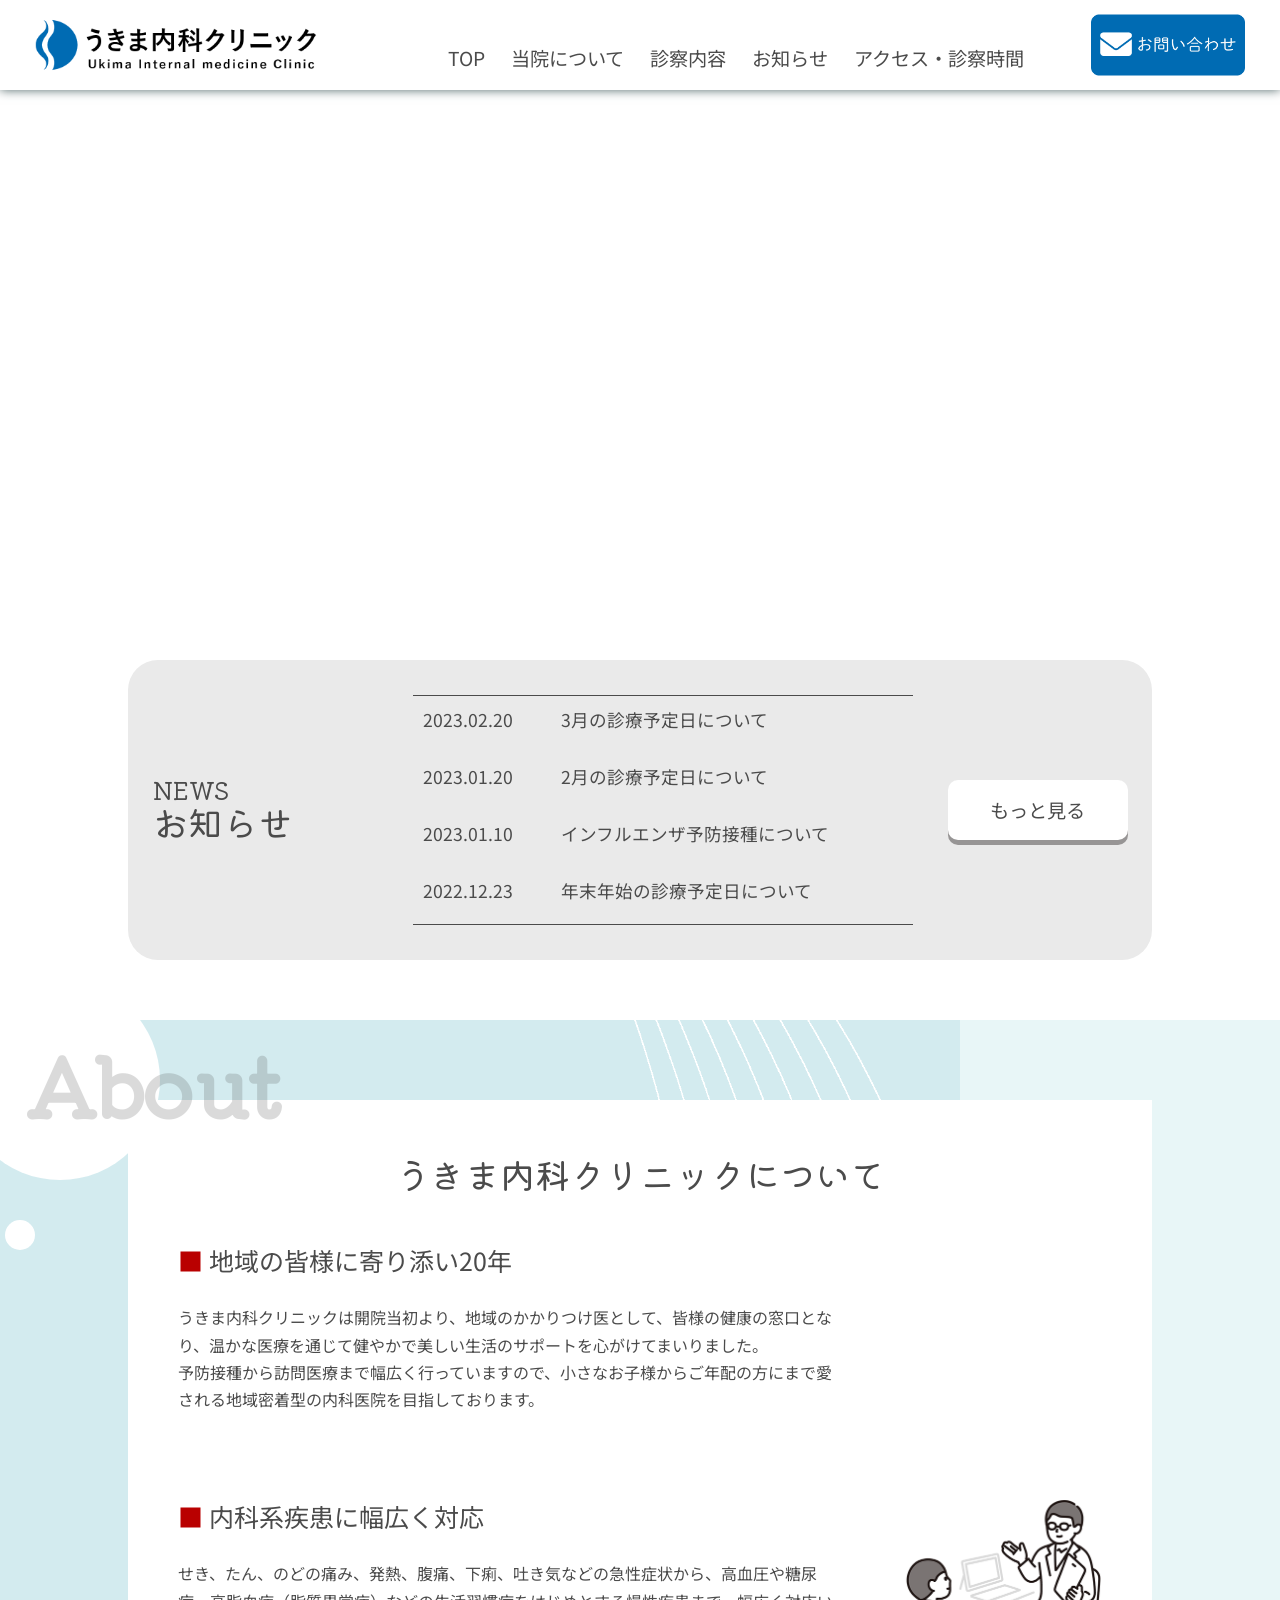
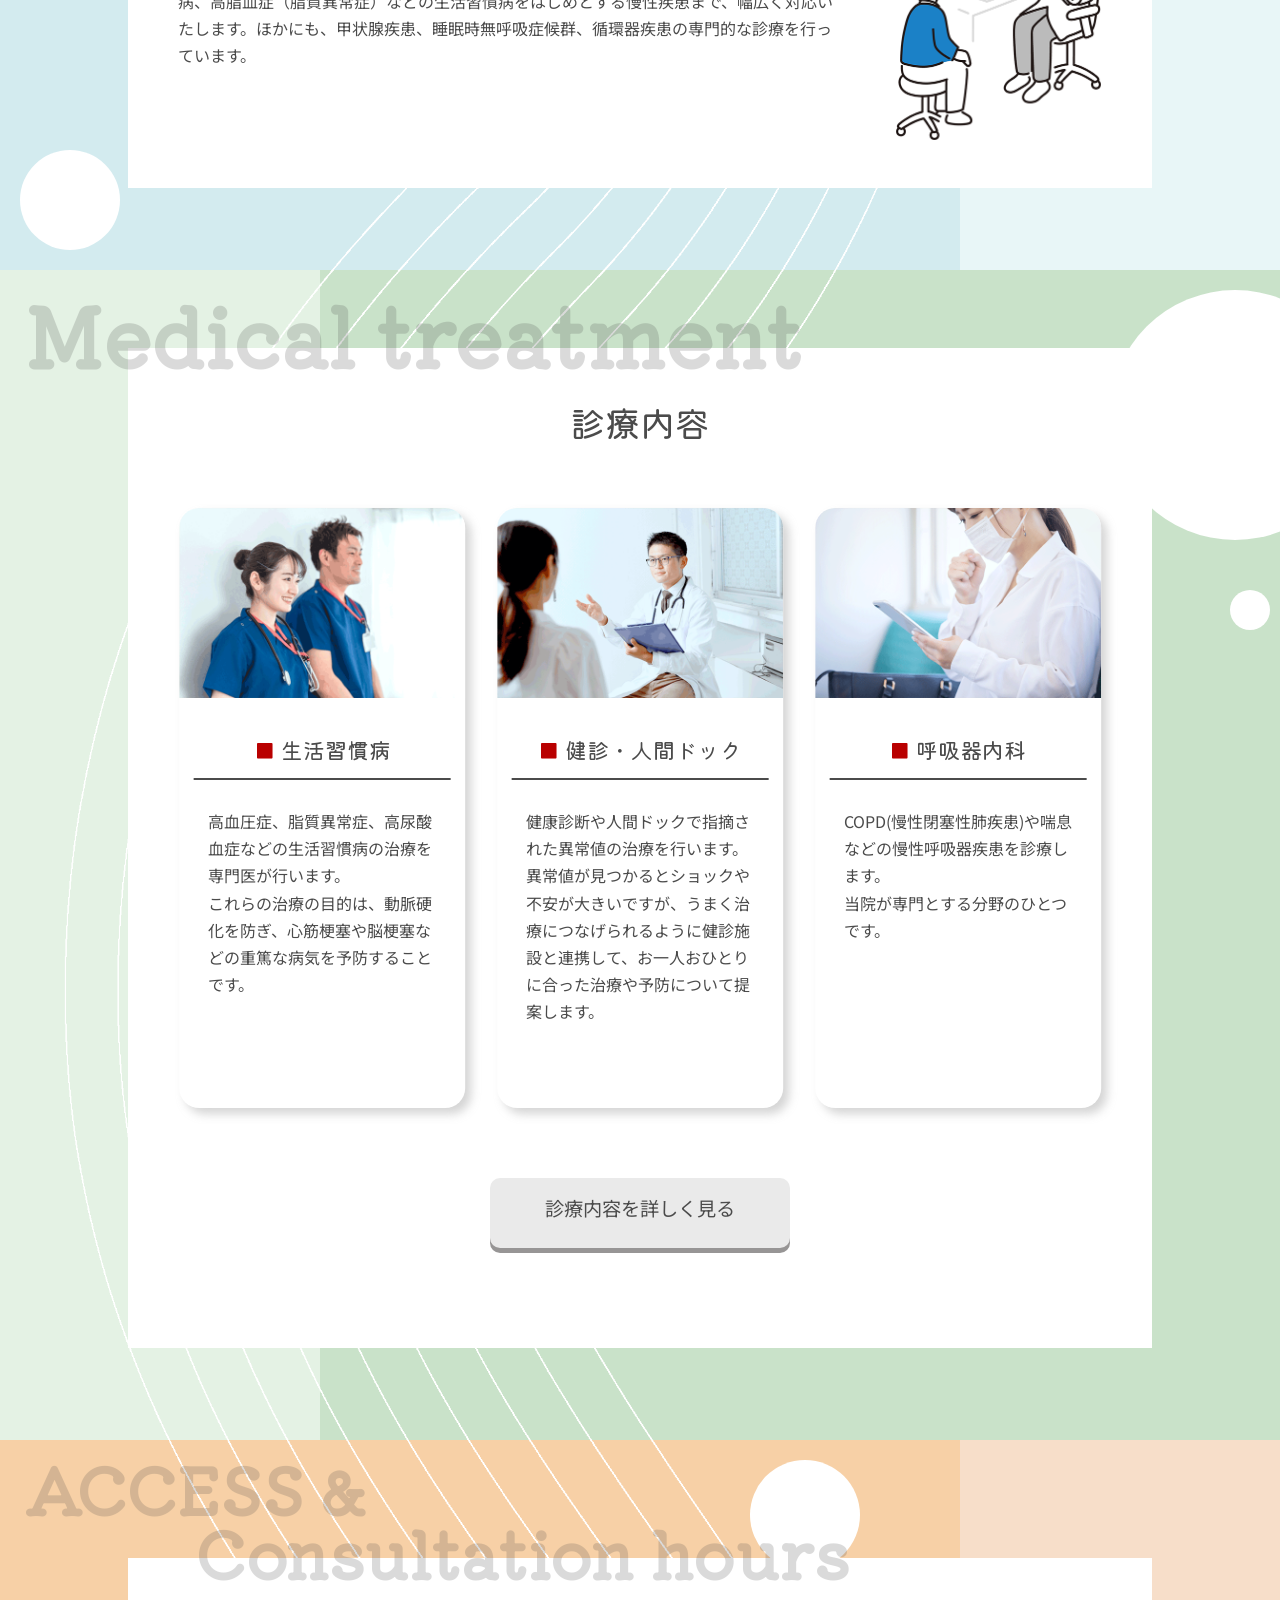
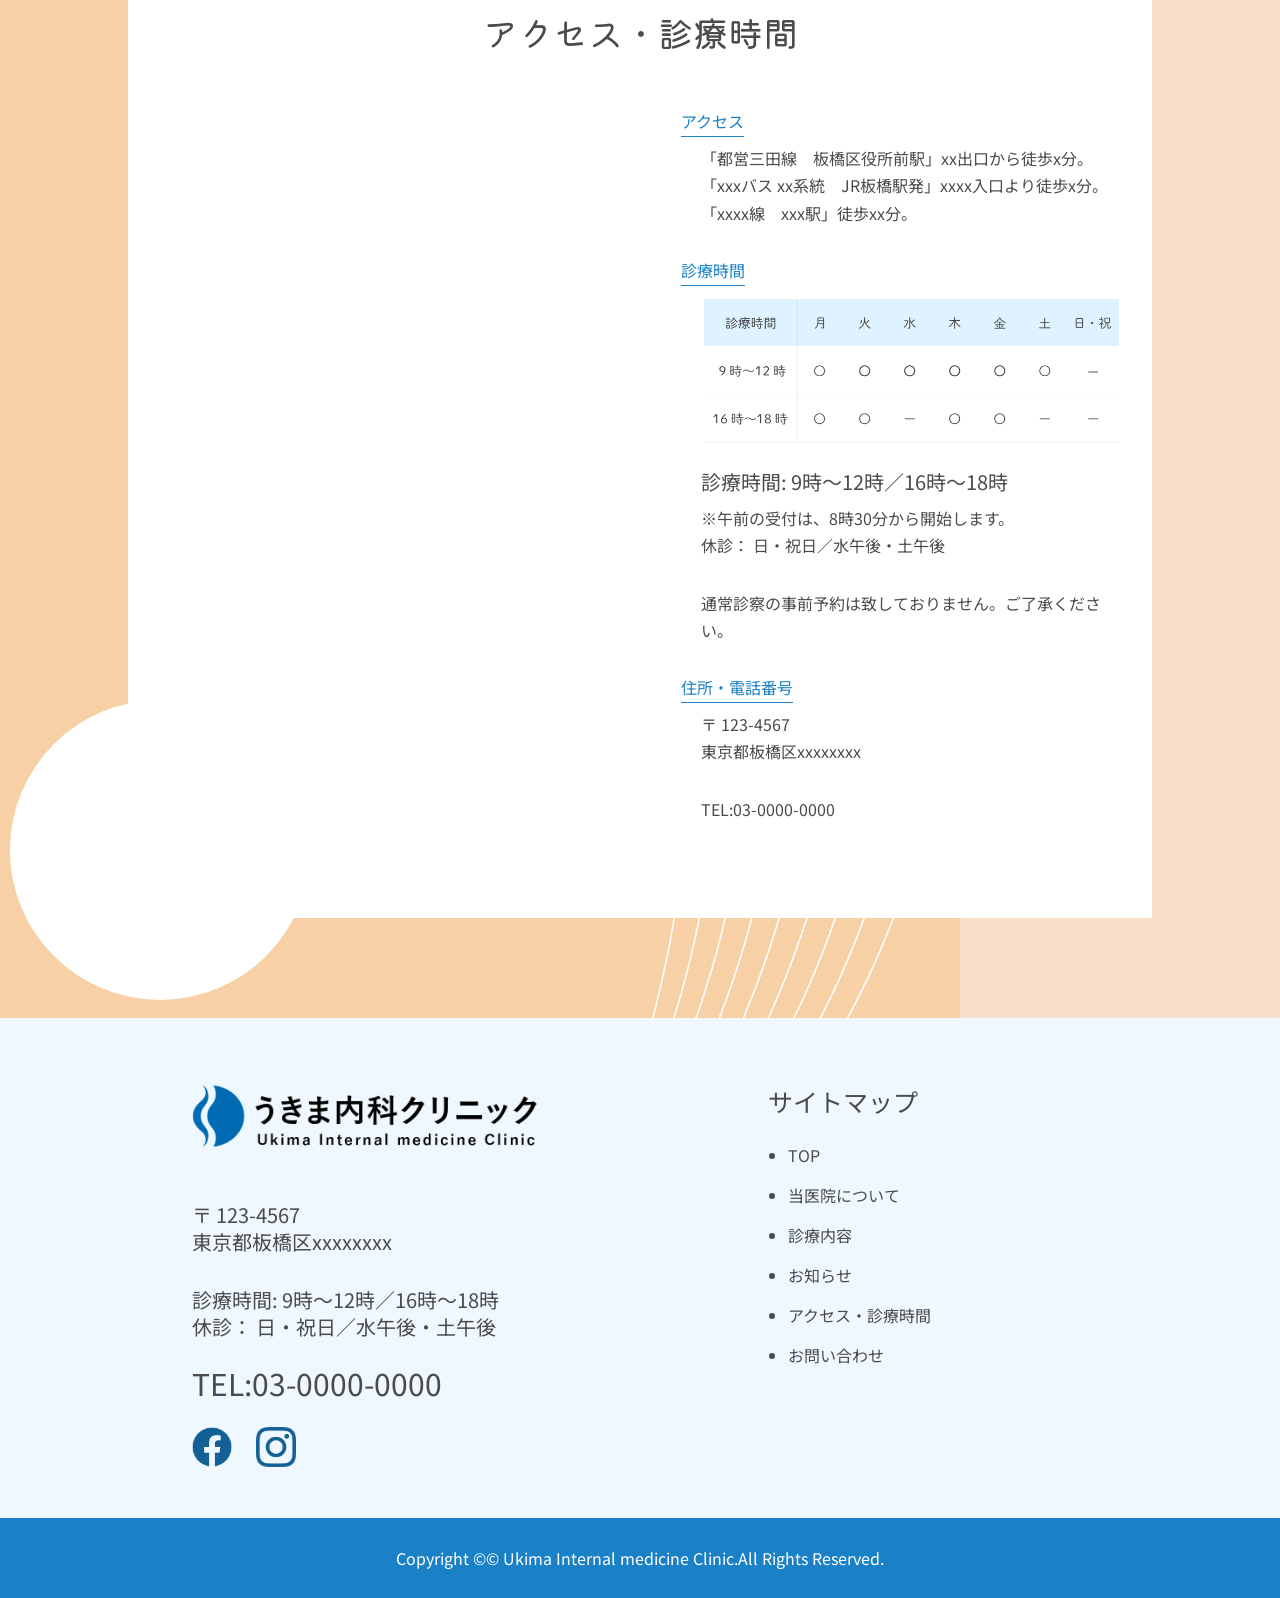
<file: index.html>
<!doctype html>
<html lang="ja">
<head>
	<meta charset="utf-8">
	<title>うきま内科クリニック</title>
	<meta name="description" content="うきま内科クリニックは、東京都板橋区xxxxの内科・呼吸内科です。健康診断や人間ドック、予防接種の対応もしております。">
	<meta name="keywords" content="内科,クリニック,予防接種">
	<meta name="viewport" content="width=device-width, initial-scale=1">
	<link rel="stylesheet" href="css/html5reset-1.6.1.css">
	<link rel="stylesheet" href="css/index_layout.css">
	<link rel="preconnect" href="https://fonts.googleapis.com">
	<link rel="preconnect" href="https://fonts.gstatic.com" crossorigin>
	<link href="https://fonts.googleapis.com/css2?family=Kiwi+Maru:wght@400;500&family=Noto+Sans+JP:wght@300;400;500;700&display=swap" rel="stylesheet">
	<link rel="icon" type="image/png" href="images/favicon.png">
</head>
<body>
<header>
	<a href="index.html"><img class="header_logo" src="images/logo.png"></a>
	<button type="button" class="ham ham_js">
		<span class="ham_line"></span>
	</button>
	<nav>
		<ul class="header_menu">
			<li class="header_menu_li"><a href="index.html">TOP</a></li>
			<li class="header_menu_li"><a href="about.html">当院について</a></li>
			<li class="header_menu_li"><a href="Medical_treatment.html">診察内容</a></li>
			<li class="header_menu_li"><a href="news.html">お知らせ</a></li>
			<li class="header_menu_li"><a href="#jump">アクセス・診察時間</a></li>
			<li class="header_menu_li menu_nn"><a href="Contact.html">お問い合わせ</a></li>
		</ul>
	</nav>
	<a href="Contact.html"><img class="header_con" src="images/contact.png"></a>
</header>


<main>
	<div class="top-img">
		<img class="top-img-ani" src="images/top01.png">
		<img class="top-img-ani" src="images/top02.png">
		<img class="top-img-ani" src="images/top03.png">
		<img class="top-img-ani" src="images/top04.jpg">
	</div>
	
	
	<div class="top-news">
		<div class="top-news-lf font-km"><span class="fs-25 mb_fs-18">NEWS</span><br>
		<span class="fs-35 mb_fs-25">お知らせ</span>
		</div>
			<table class="top-tb">
			<tr>
				<td>2023.02.20</td>
				<td>3月の診療予定日について</td>
			</tr>
			<tr>
				<td>2023.01.20</td>
				<td>2月の診療予定日について</td>
			</tr>
			<tr>
				<td>2023.01.10</td>
				<td>インフルエンザ予防接種について</td>
			</tr>
			<tr>
				<td>2022.12.23</td>
				<td>年末年始の診療予定日について</td>
			</tr>
			</table>
		<a href="news.html" class="top-news02">もっと見る</a>
	</div>
	
	
<!--メイン-->
<div class="mainbg">
	<div class="main_bg01">
		<div class="circle01"></div>
		<div class="circle02"></div>
		<div class="circle03"></div>
	</div>
	<div class="main_bg01_01"></div>
	<div class="main_bg02">
		<div class="circle04"></div>
		<div class="circle05"></div>
	</div>
	<div class="main_bg02_01"></div>
	<div class="main_bg03">
		<div class="circle06"></div>
		<div class="circle07"></div>
		<div class="circle08"></div>
	</div>
	<div class="main_bg03_01"></div>
	<img class="main_img04" src="images/mainbg04.png">
	<img class="main_imgSP04" src="images/mainbg_SP04.png">


<!--メイン01-->
	<div class="main01_tl01 font-km">About</div>
	<div class="main01">
		<div class="fs-35_01 font-km">うきま内科クリニックに<br class="br-sp">ついて</div>
		<div class="main01_tx">
			<div class="fs-25_01"><span class="text-red">■</span> 地域の皆様に寄り添い20年</div>
			<div class="main01_tx01">
			うきま内科クリニックは開院当初より、地域のかかりつけ医として、皆様の健康の窓口となり、温かな医療を通じて健やかで美しい生活のサポートを心がけてまいりました。<br>
予防接種から訪問医療まで幅広く行っていますので、小さなお子様からご年配の方にまで愛される地域密着型の内科医院を目指しております。
			</div>
			<div class="fs-25_01 main01_tx01_pd"><span class="text-red">■</span> 内科系疾患に幅広く対応</div>
			<div class="main01_tx01">
			せき、たん、のどの痛み、発熱、腹痛、下痢、吐き気などの急性症状から、高血圧や糖尿病、高脂血症（脂質異常症）などの生活習慣病をはじめとする慢性疾患まで、幅広く対応いたします。ほかにも、甲状腺疾患、睡眠時無呼吸症候群、循環器疾患の専門的な診療を行っています。
			</div>
			<img class="main01_img" src="images/main01.png">
		</div>
	</div>
	
	
<!--メイン02-->
	<div class="main01_tl02 font-km">Medical treatment</div>
	<div class="main02">
		<div class="fs-35_01 font-km">診療内容</div>
		<div class="main02_box01">
			<div class="main02_box02">
				<div class="main02_tx01">
					<div class="font-km fs-25_main02"><span class="text-red02">■</span>生活習慣病</div>
				</div>
					<div class="main02_tx02">
					高血圧症、脂質異常症、高尿酸血症などの生活習慣病の治療を専門医が行います。<br>これらの治療の目的は、動脈硬化を防ぎ、心筋梗塞や脳梗塞などの重篤な病気を予防することです。<br>
					</div>
				</div>
			<div class="main02_box02">
				<div class="main02_tx01">
					<div class="font-km fs-25_main02"><span class="text-red02">■</span>健診・人間ドック</div>
					</div>
					<div class="main02_tx02">
					健康診断や人間ドックで指摘された異常値の治療を行います。<br>異常値が見つかるとショックや不安が大きいですが、うまく治療につなげられるように健診施設と連携して、お一人おひとりに合った治療や予防について提案します。<br>
					</div>
				</div>
			<div class="main02_box02">
				<div class="main02_tx01">
					<div class="font-km fs-25_main02"><span class="text-red02">■</span>呼吸器内科</div>
					</div>
					<div class="main02_tx02">
					COPD(慢性閉塞性肺疾患)や喘息などの慢性呼吸器疾患を診療します。<br>当院が専門とする分野のひとつです。<br>
					</div>
				</div>
			</div>
			<div class="main02_box03">
				<img class="main02_01img main02_01imgSP" src="images/main02.png">
				<img class="main02_01img main02_02imgSP" src="images/main03.png">
				<img class="main02_01img main02_03imgSP" src="images/main04.png">
			</div>
			<a href="Medical_treatment.html" class="main02_btn">診療内容を詳しく見る</a>
		</div>
<!--メイン03-->
	<div id="jump" class="main01_tl03 font-km">
		<span>ACCESS &amp;</span><br>
		<span class="main01_tl03_mg">Consultation hours</span>
	</div>
	<div class="main03">
		<div class="fs-35_01 font-km">アクセス・診療時間</div>
		<iframe src="https://www.google.com/maps/embed?pb=!1m14!1m8!1m3!1d12945.42242202115!2d139.6914026!3d35.7912024!3m2!1i1024!2i768!4f13.1!3m3!1m2!1s0x6018934cd5ebbe35%3A0x1776814c26045042!2z5rWu6ZaT6Iif5rih6aeF!5e0!3m2!1sja!2sjp!4v1680438926734!5m2!1sja!2sjp" width="600" height="700" style="border:0;" allowfullscreen="" loading="lazy" referrerpolicy="no-referrer-when-downgrade"></iframe>
		<div class="access">
			<div class="text-blue01 text-line">アクセス</div>
				<p class="access_lf01">「都営三田線　板橋区役所前駅」xx出口から徒歩x分。<br>「xxxバス xx系統　JR板橋駅発」xxxx入口より徒歩x分。<br>「xxxx線　xxx駅」徒歩xx分。<br></p>
			<div class="text-blue01 text-line">診療時間<br></div>
				<img class="hours_img" src="images/hours.png">
				<p class="access_lf02 fs-20">診療時間: 9時～12時／16時～18時<br></p>
				<p class="access_lf01">※午前の受付は、8時30分から開始します。<br>休診： 日・祝日／水午後・土午後<br></p>
				<p class="access_lf03">通常診察の事前予約は致しておりません。ご了承ください。</p>
			<div class="text-blue01 text-line">住所・電話番号</div>
				<p class="access_lf01">〒 123-4567<br>東京都板橋区xxxxxxxx<br></p>
				<p class="access_lf03">TEL:03-0000-0000</p>
		</div>
	</div>
<!--サイトマップ-->
	<div class="sitemap">
		<div class="sitemap_L">
			<img class="sitemap_logo" src="images/logo.png">
			<div class="fs-20 sitemap_L_txmg"><p class="sitemap_L_tx01">〒 123-4567<br>東京都板橋区xxxxxxxx<br></p>
			<p class="sitemap_L_tx01">診療時間: 9時～12時／16時～18時<br>休診： 日・祝日／水午後・土午後<br></p></div>
			<p class="sitemap_L_tx01 fs-30 mb_fs_sitemap">TEL:03-0000-0000</p>
			<div class="sitemap_img">
				<a href="https://ja-jp.facebook.com/"><img class="sitemap_ic" src="images/facebook.png"></a>
				<a href="https://www.instagram.com/"><img class="sitemap_ic"src="images/instagram.png"></a>
			</div>
		</div>
		<div class="sitemap_R">
			<p class="fs-25 sitemap_Rtx mb_fs-25">サイトマップ</p>
				<ul>
				<li class="sitemap_Rtx_h sitemap_Rtx_ht"><a href="index.html">TOP</a></li>
				<li class="sitemap_Rtx_h"><a href="about.html">当医院について</a></li>
				<li class="sitemap_Rtx_h"><a href="Medical_treatment.html">診療内容</a></li>
				<li class="sitemap_Rtx_h"><a href="news.html">お知らせ</a></li>
				<li class="sitemap_Rtx_h"><a href="#jump">アクセス・診療時間</a></li>
				<li class="sitemap_Rtx_h"><a href="Contact.html">お問い合わせ</a></li>
			</ul>
		</div>
	</div>
<!--フッター-->
	<div class="footer">
	<footer class="footer_01">Copyright &copy;&#169; Ukima Internal medicine Clinic.All Rights Reserved.</footer>
	</div>
</div>
</main>
	<script src="https://code.jquery.com/jquery-3.6.0.min.js" integrity="sha256-/xUj+3OJU5yExlq6GSYGSHk7tPXikynS7ogEvDej/m4=" crossorigin="anonymous"></script>
	<script src="js/main.js"></script>
</body>
</html>
</file>
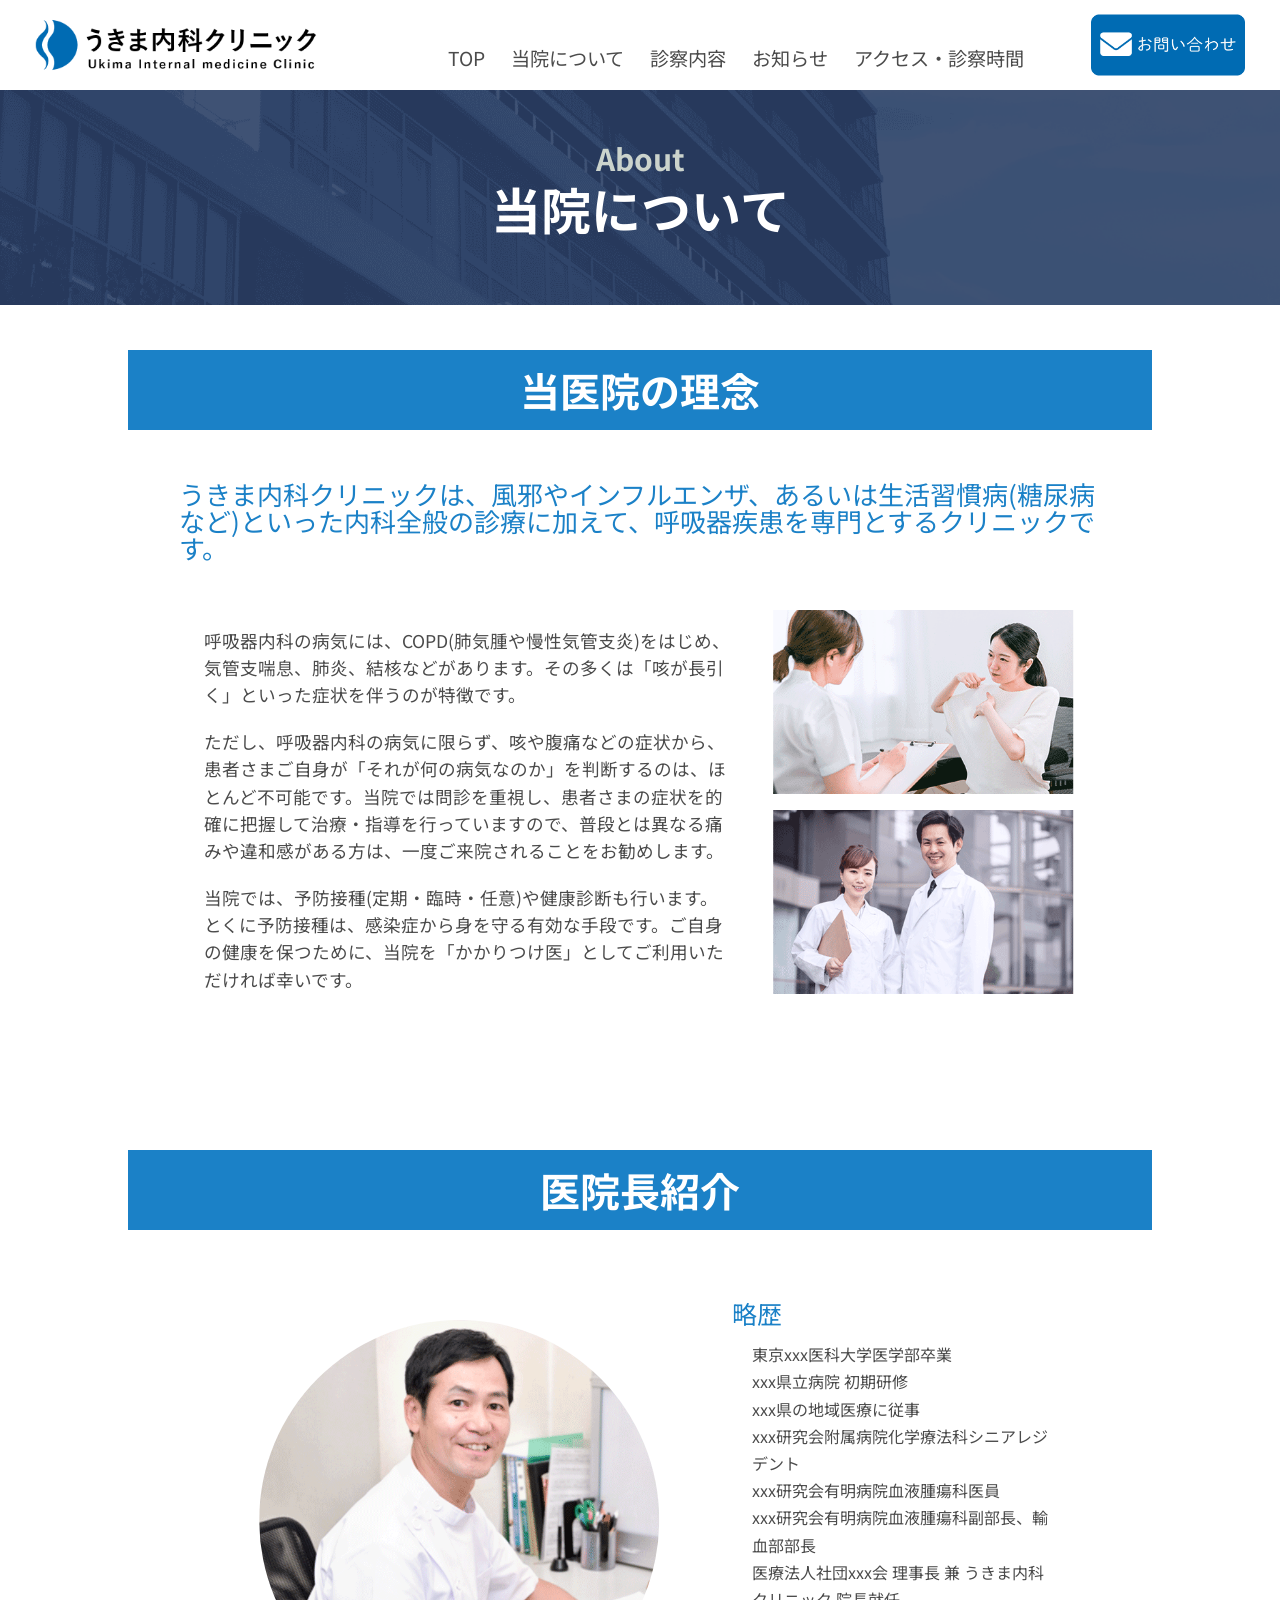
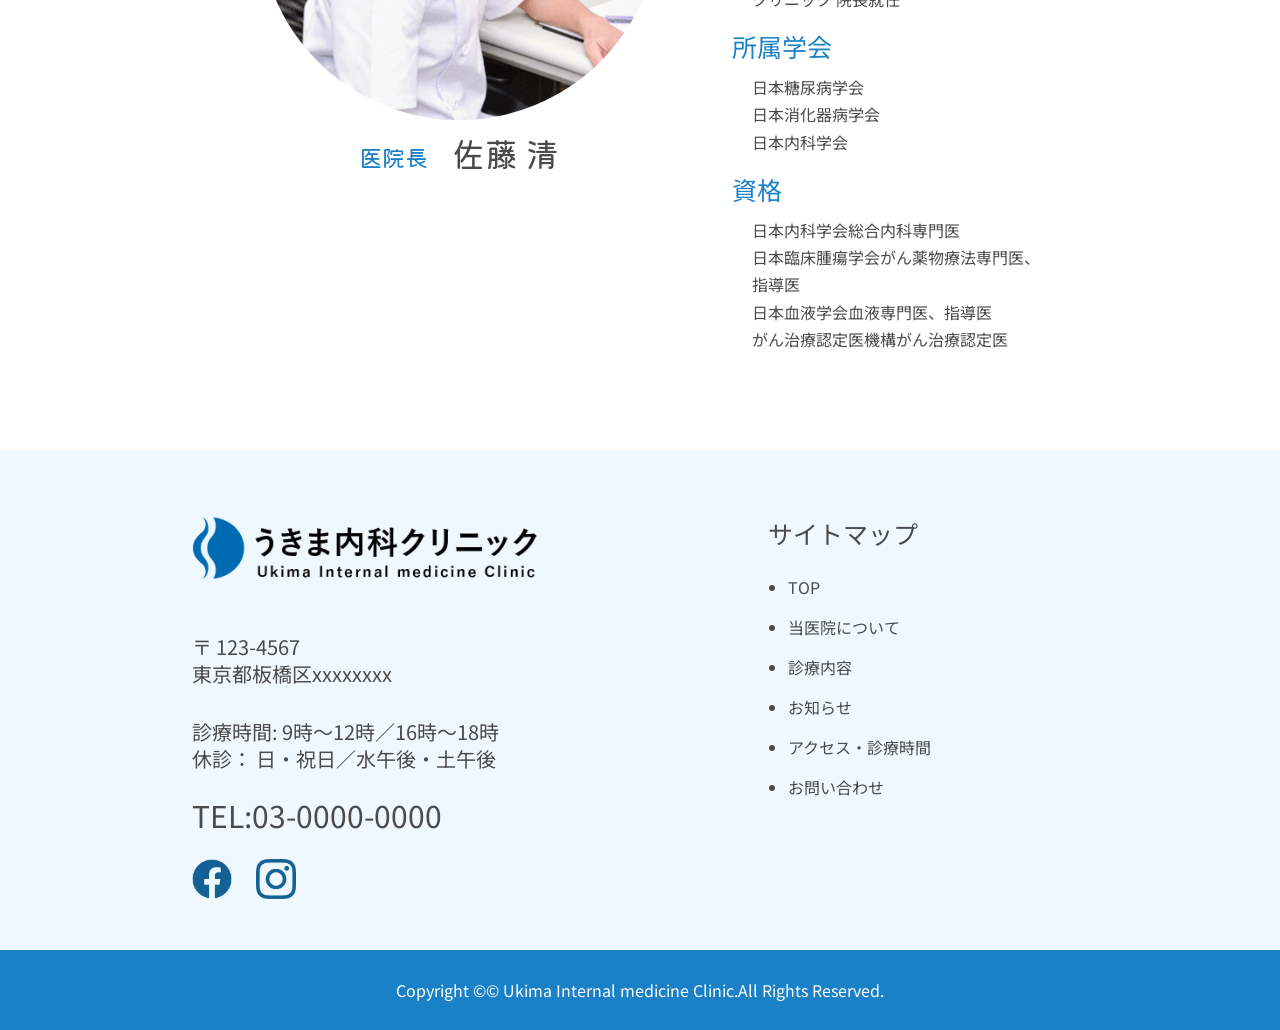
<file: about.html>
<!doctype html>
<html lang="ja">
<head>
	<meta charset="utf-8">
	<title>当院について</title>
	<meta name="description" content="うきま内科クリニックは、東京都板橋区xxxxの内科・呼吸内科です。健康診断や人間ドック、予防接種の対応もしております。">
	<meta name="keywords" content="内科,クリニック,予防接種">
	<meta name="viewport" content="width=device-width, initial-scale=1">
	<link rel="stylesheet" href="css/html5reset-1.6.1.css">
	<link rel="stylesheet" href="css/about_layout.css">
	<link rel="preconnect" href="https://fonts.googleapis.com">
	<link rel="preconnect" href="https://fonts.gstatic.com" crossorigin>
	<link href="https://fonts.googleapis.com/css2?family=Kiwi+Maru:wght@400;500&family=Noto+Sans+JP:wght@300;400;500;700&display=swap" rel="stylesheet">
	<link rel="icon" type="image/png" href="images/favicon.png">
</head>
<body>
<header>
	<a href="index.html"><img class="header_logo" src="images/logo.png"></a>
	<button type="button" class="ham ham_js">
		<span class="ham_line"></span>
	</button>
	<nav>
		<ul class="header_menu">
			<li class="header_menu_li"><a href="index.html">TOP</a></li>
			<li class="header_menu_li"><a href="about.html">当院について</a></li>
			<li class="header_menu_li"><a href="Medical_treatment.html">診察内容</a></li>
			<li class="header_menu_li"><a href="news.html">お知らせ</a></li>
			<li class="header_menu_li"><a href="index.html#jump">アクセス・診察時間</a></li>
			<li class="header_menu_li menu_nn"><a href="Contact.html">お問い合わせ</a></li>
		</ul>
	</nav>
	<a href="Contact.html"><img class="header_con" src="images/contact.png"></a>
</header>
<main>
	<div class="title">
		<img class="title_img" src="images/title01.png">
		<div class="title_tx01">About</div>
		<div class="title_tx02">当院について</div>
	</div>
	<div class="main">
		<div class="main_tl01">当医院の理念</div>
		<div class="main_01_tx01">
			<p class="fs-25-blue">うきま内科クリニックは、風邪やインフルエンザ、あるいは生活習慣病(糖尿病など)といった内科全般の診療に加えて、呼吸器疾患を専門とするクリニックです。</p>
			<div class="main_01_tx02">
				<p>呼吸器内科の病気には、COPD(肺気腫や慢性気管支炎)をはじめ、気管支喘息、肺炎、結核などがあります。その多くは「咳が長引く」といった症状を伴うのが特徴です。</p>
			<p>ただし、呼吸器内科の病気に限らず、咳や腹痛などの症状から、患者さまご自身が「それが何の病気なのか」を判断するのは、ほとんど不可能です。当院では問診を重視し、患者さまの症状を的確に把握して治療・指導を行っていますので、普段とは異なる痛みや違和感がある方は、一度ご来院されることをお勧めします。</p>
			<p>当院では、予防接種(定期・臨時・任意)や健康診断も行います。とくに予防接種は、感染症から身を守る有効な手段です。ご自身の健康を保つために、当院を「かかりつけ医」としてご利用いただければ幸いです。</p>
			</div>
			<div class="main_01_img">
					<img class="main_01_img01" src="images/ab01.png">
					<img class="main_01_img02" src="images/ab02.png">
			</div>
		</div>
		<div class="main_tl01 mg">医院長紹介</div>
		<div class="main_02_tx01">
			<img class="doctor" src="images/doctor.png">
			<div class="dc_name font-km">
				<span class="text-blue01 fs-23">医院長</span>
				<span class="fs-33-pg">佐藤 清</span>
			</div>
			<div class="main_02_tx02">
				<span class="fs-25 text-blue01">略歴</span><br>
				<div class="main_02_tx02pd">
				東京xxx医科大学医学部卒業<br>
				xxx県立病院 初期研修<br>
				xxx県の地域医療に従事<br>
				xxx研究会附属病院化学療法科シニアレジデント<br>
				xxx研究会有明病院血液腫瘍科医員<br>
				xxx研究会有明病院血液腫瘍科副部長、輸血部部長<br>
				医療法人社団xxx会 理事長 兼 うきま内科クリニック 院長就任<br>
			</div>
				<span class="fs-25 text-blue01">所属学会</span><br>
				<div class="main_02_tx02pd">
				日本糖尿病学会<br>
				日本消化器病学会<br>
					日本内科学会<br>
				</div>
				<span class="fs-25 text-blue01">資格</span><br>
				<div class="main_02_tx02pd">
					日本内科学会総合内科専門医<br>
				日本臨床腫瘍学会がん薬物療法専門医、指導医<br>
				日本血液学会血液専門医、指導医<br>
				がん治療認定医機構がん治療認定医<br>
				</div>
			</div>
		</div>
	</div>
<!--サイトマップ-->
	<div class="sitemap">
		<div class="sitemap_L">
			<img class="sitemap_logo" src="images/logo.png">
			<div class="fs-20 sitemap_L_txmg"><p class="sitemap_L_tx01">〒 123-4567<br>東京都板橋区xxxxxxxx<br></p>
			<p class="sitemap_L_tx01">診療時間: 9時～12時／16時～18時<br>休診： 日・祝日／水午後・土午後<br></p></div>
			<p class="sitemap_L_tx01 fs-30 mb_fs_sitemap">TEL:03-0000-0000</p>
			<div class="sitemap_img">
				<a href="https://ja-jp.facebook.com/"><img class="sitemap_ic" src="images/facebook.png"></a>
				<a href="https://www.instagram.com/"><img class="sitemap_ic"src="images/instagram.png"></a>
			</div>
		</div>
		<div class="sitemap_R">
			<p class="fs-25 sitemap_Rtx mb_fs-25">サイトマップ</p>
				<ul>
				<li class="sitemap_Rtx_h sitemap_Rtx_ht"><a href="index.html">TOP</a></li>
				<li class="sitemap_Rtx_h"><a href="about.html">当医院について</a></li>
				<li class="sitemap_Rtx_h"><a href="Medical_treatment.html">診療内容</a></li>
				<li class="sitemap_Rtx_h"><a href="news.html">お知らせ</a></li>
				<li class="sitemap_Rtx_h"><a href="index.html#jump">アクセス・診療時間</a></li>
				<li class="sitemap_Rtx_h"><a href="Contact.html">お問い合わせ</a></li>
			</ul>
		</div>
	</div>
<!--フッター-->
	<div class="footer">
	<footer class="footer_01">Copyright &copy;&#169; Ukima Internal medicine Clinic.All Rights Reserved.</footer>
	</div>
</main>
	<script src="https://code.jquery.com/jquery-3.6.0.min.js" integrity="sha256-/xUj+3OJU5yExlq6GSYGSHk7tPXikynS7ogEvDej/m4=" crossorigin="anonymous"></script>
	<script src="js/main.js"></script>
</body>
</html>
</file>
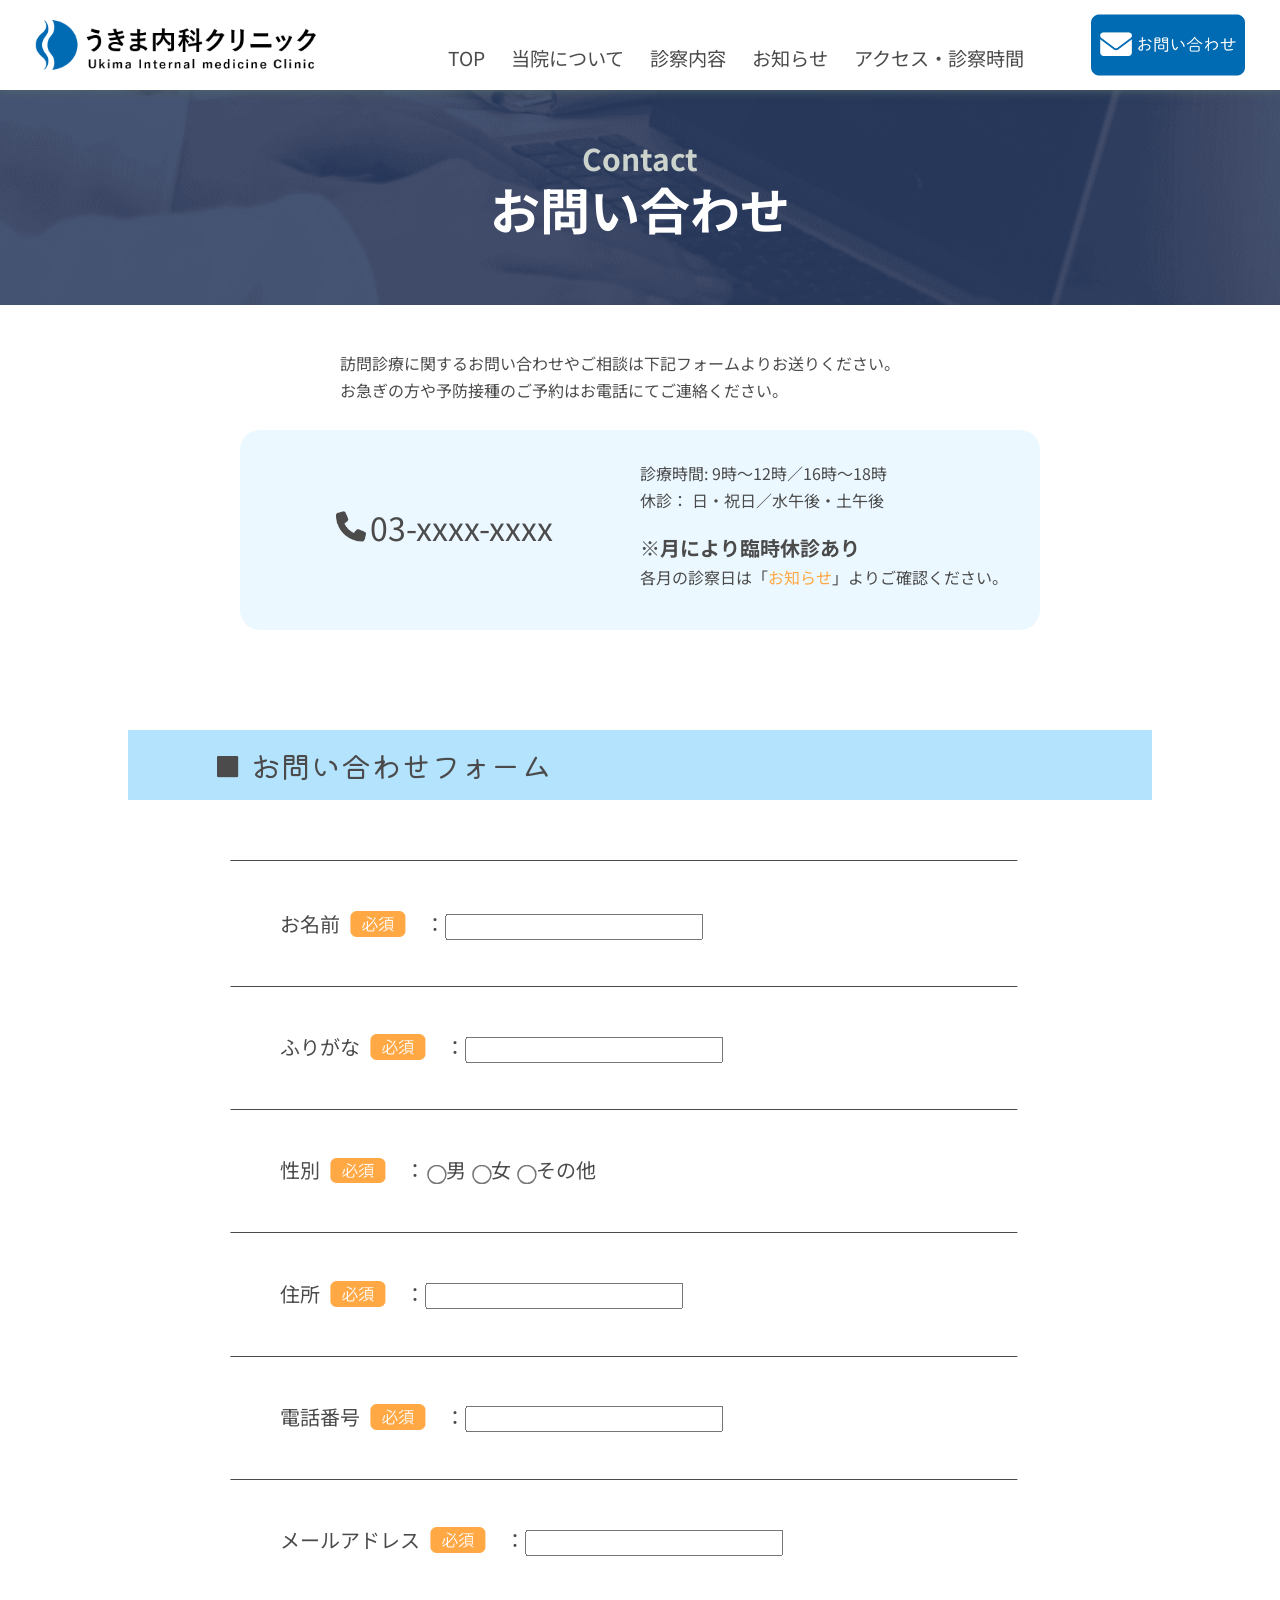
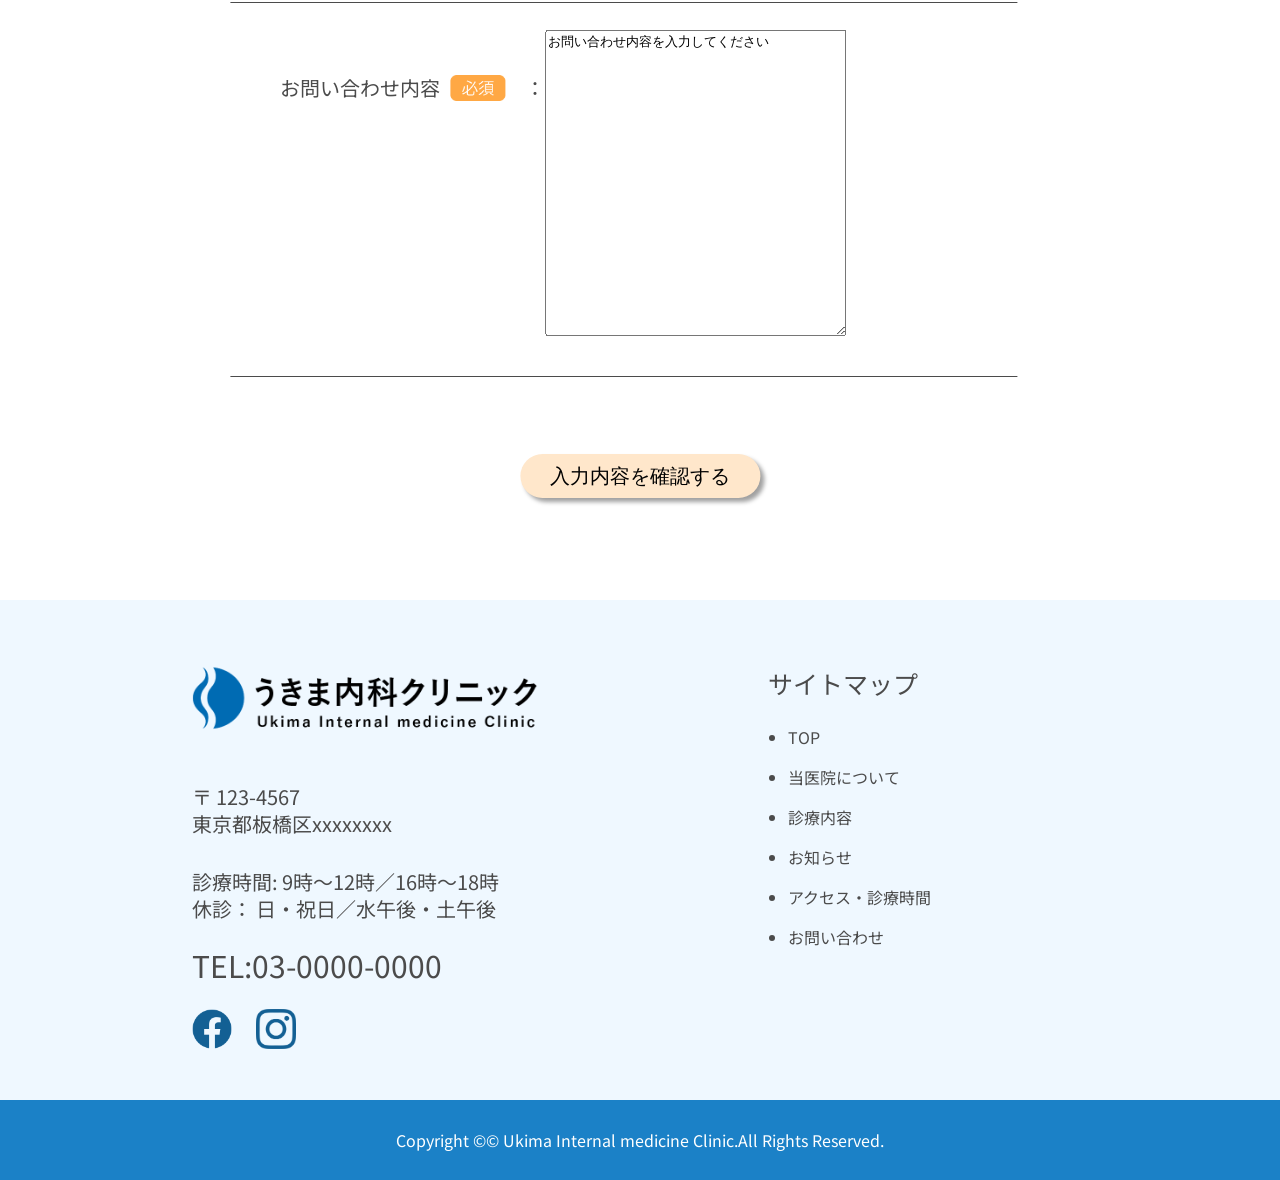
<file: Contact.html>
<!doctype html>
<html lang="ja">
<head>
	<meta charset="utf-8">
	<title>お問い合わせ</title>
	<meta name="description" content="うきま内科クリニックは、東京都板橋区xxxxの内科・呼吸内科です。健康診断や人間ドック、予防接種の対応もしております。">
	<meta name="keywords" content="内科,クリニック,予防接種">
	<meta name="viewport" content="width=device-width, initial-scale=1">
	<link rel="stylesheet" href="css/html5reset-1.6.1.css">
	<link rel="stylesheet" href="css/Contact_layout.css">
	<link rel="preconnect" href="https://fonts.googleapis.com">
	<link rel="preconnect" href="https://fonts.gstatic.com" crossorigin>
	<link href="https://fonts.googleapis.com/css2?family=Kiwi+Maru:wght@400;500&family=Noto+Sans+JP:wght@300;400;500;700&display=swap" rel="stylesheet">
	<link rel="icon" type="image/png" href="images/favicon.png">
</head>
<body>
<header>
	<a href="index.html"><img class="header_logo" src="images/logo.png"></a>
	<button type="button" class="ham ham_js">
		<span class="ham_line"></span>
	</button>
	<nav>
		<ul class="header_menu">
			<li class="header_menu_li"><a href="index.html">TOP</a></li>
			<li class="header_menu_li"><a href="about.html">当院について</a></li>
			<li class="header_menu_li"><a href="Medical_treatment.html">診察内容</a></li>
			<li class="header_menu_li"><a href="news.html">お知らせ</a></li>
			<li class="header_menu_li"><a href="index.html#jump">アクセス・診察時間</a></li>
			<li class="header_menu_li menu_nn"><a href="Contact.html">お問い合わせ</a></li>
		</ul>
	</nav>
	<a href="Contact.html"><img class="header_con" src="images/contact.png"></a>
</header>
<main>
	<div class="title">
		<img class="title_img" src="images/title04.png">
		<div class="title_tx01">Contact</div>
		<div class="title_tx02">お問い合わせ</div>
	</div>
	<div class="main">
		<div class="main_01bx">
			<div class="main_01_01txbx">
				訪問診療に関するお問い合わせやご相談は下記フォームよりお送りください。<br>
			お急ぎの方や予防接種のご予約はお電話にてご連絡ください。
			</div>
			<div class="main_01_02bx">
				<div class="main_01_tel">
					<img class="main_01_tel_img" src="images/phone-solid.png">
					<span class="main_01_tel_tx">03-xxxx-xxxx</span>
				</div>
				<div class="main_01_02tx02">
					診療時間: 9時～12時／16時～18時<br>休診： 日・祝日／水午後・土午後<br>				
					<div class="fs-20 main_01_txbl main_txsp">※月により臨時休診あり</div><br>
					各月の診察日は「<a href="news.html"><span class="text-orange">お知らせ</span></a>」よりご確認ください。
				</div>
			</div>
		</div>
		<div class="main_02bx">
			<div class="main_fm">
				<div class="main_fmtx font-km">■ お問い合わせフォーム</div>
			</div>
			<div class="main_02bx_02txbx fs-20">
				<form action="meilto:xxx@xxx.co.jp" method="post"  accept-charset="EUC-JP">
				<fildset>
				<div class="border_tp"><label>お名前<img class="form_rq"src="images/form.png">：<input class="fm_sz" type="text" name="name"></label></div><br>
				<div class="border"><label>ふりがな<img class="form_rq"src="images/form.png">：<input class="fm_sz" type="text" name="name"></label></div><br>
				<div class="border"><label>性別<img class="form_rq"src="images/form.png">：<input type="radio" name="gender" value="男" style="transform:scale(1.5);">男
				<input type="radio" name="gender" value="女" style="transform:scale(1.5);">女
				<input type="radio" name="gender" value="その他" style="transform:scale(1.5);">その他</label></div><br>
				<div class="border"><label>住所<img class="form_rq"src="images/form.png">：<input class="fm_sz" type="text" name="text"></label></div><br>
				<div class="border"><label>電話番号<img class="form_rq"src="images/form.png">：<input class="fm_sz" type="tel" name="tel"></label></div><br>
				<div class="border"><label>メールアドレス<img class="form_rq"src="images/form.png">：<input class="fm_sz" type="email" name="email"></label></div><br>
				<div class="border_bt"><label>お問い合わせ内容<img class="form_rq"src="images/form.png">：<textarea name="area1" class="fm_sz02" cols="35" rows="20">お問い合わせ内容を入力してください</textarea></label></div><br>
				<input class="fm_btn01" type="submit" value="入力内容を確認する">
				</fildset>
				</form>
			</div>
		</div>
	</div>
	
	
	
	
	
	
	
	
	
	
	
	
<!--サイトマップ-->
	<div class="sitemap">
		<div class="sitemap_L">
			<img class="sitemap_logo" src="images/logo.png">
			<div class="fs-20 sitemap_L_txmg"><p class="sitemap_L_tx01">〒 123-4567<br>東京都板橋区xxxxxxxx<br></p>
			<p class="sitemap_L_tx01">診療時間: 9時～12時／16時～18時<br>休診： 日・祝日／水午後・土午後<br></p></div>
			<p class="sitemap_L_tx01 fs-30 mb_fs_sitemap">TEL:03-0000-0000</p>
			<div class="sitemap_img">
				<a href="https://ja-jp.facebook.com/"><img class="sitemap_ic" src="images/facebook.png"></a>
				<a href="https://www.instagram.com/"><img class="sitemap_ic"src="images/instagram.png"></a>
			</div>
		</div>
		<div class="sitemap_R">
			<p class="fs-25 sitemap_Rtx mb_fs-25">サイトマップ</p>
				<ul>
				<li class="sitemap_Rtx_h sitemap_Rtx_ht"><a href="index.html">TOP</a></li>
				<li class="sitemap_Rtx_h"><a href="about.html">当医院について</a></li>
				<li class="sitemap_Rtx_h"><a href="Medical_treatment.html">診療内容</a></li>
				<li class="sitemap_Rtx_h"><a href="news.html">お知らせ</a></li>
				<li class="sitemap_Rtx_h"><a href="index.html#jump">アクセス・診療時間</a></li>
				<li class="sitemap_Rtx_h"><a href="Contact.html">お問い合わせ</a></li>
			</ul>
		</div>
	</div>
<!--フッター-->
	<div class="footer">
	<footer class="footer_01">Copyright &copy;&#169; Ukima Internal medicine Clinic.All Rights Reserved.</footer>
	</div>
</main>
	<script src="https://code.jquery.com/jquery-3.6.0.min.js" integrity="sha256-/xUj+3OJU5yExlq6GSYGSHk7tPXikynS7ogEvDej/m4=" crossorigin="anonymous"></script>
	<script src="js/main.js"></script>
</body>
</html>
</file>
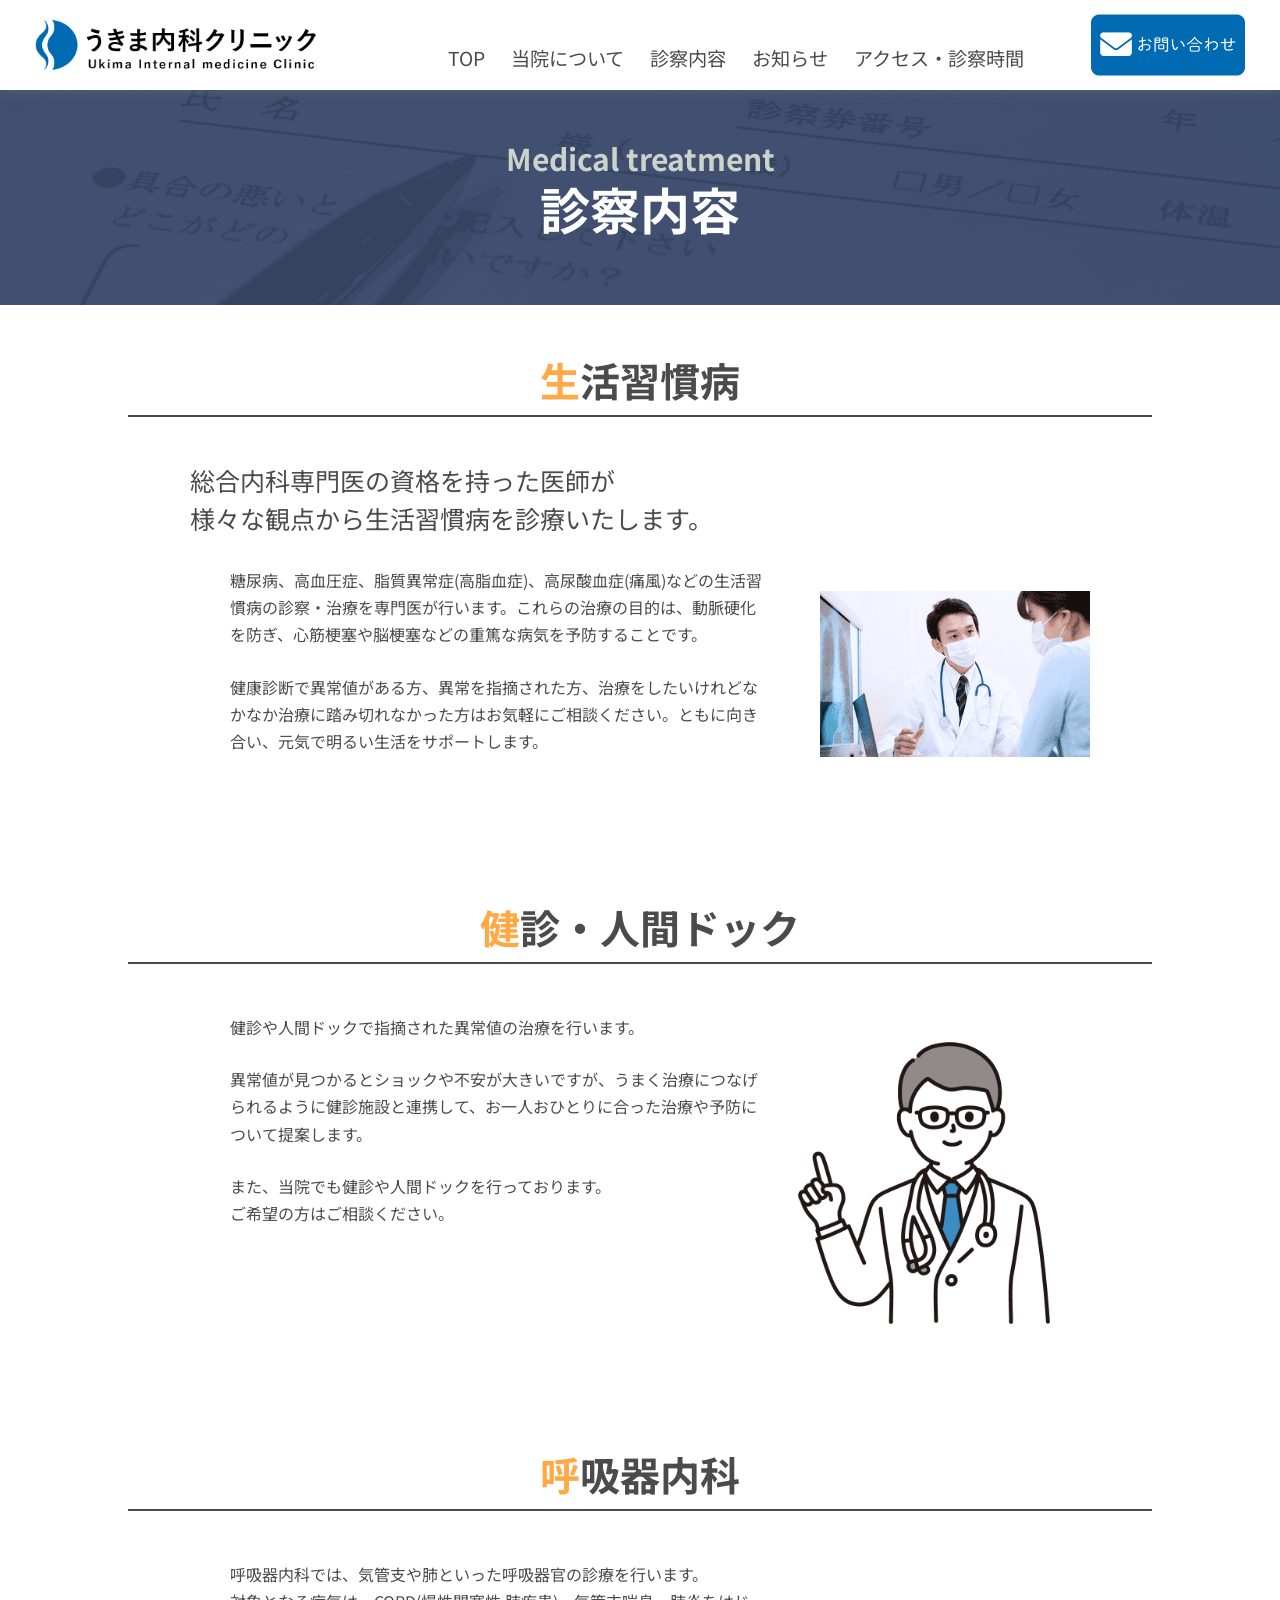
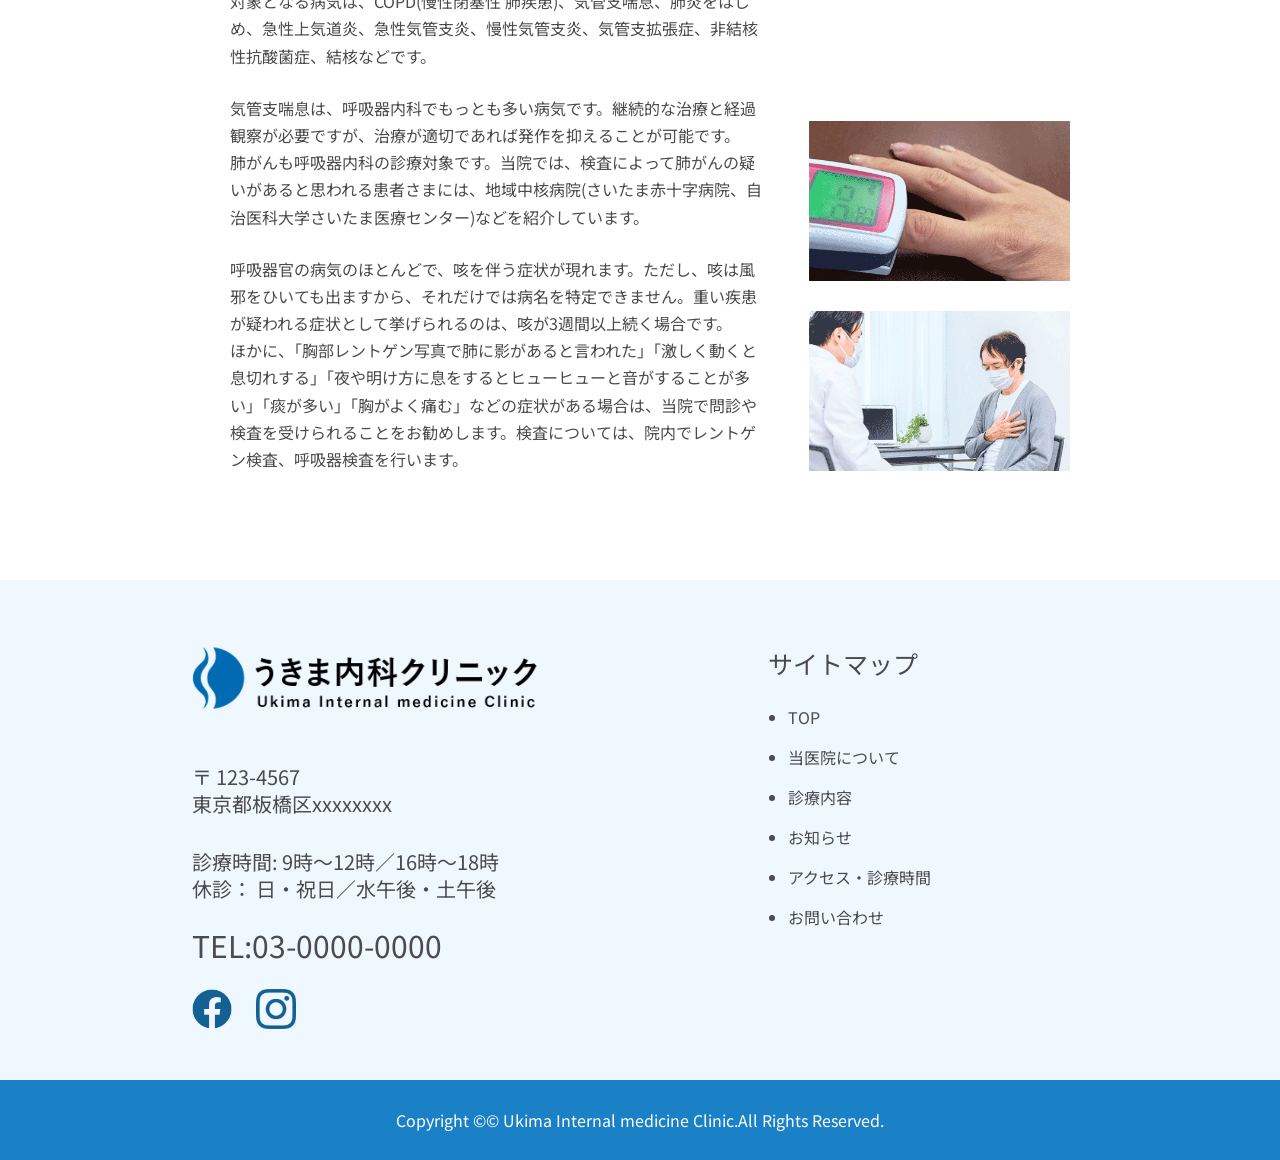
<file: Medical_treatment.html>
<!doctype html>
<html lang="ja">
<head>
	<meta charset="utf-8">
	<title>診察内容</title>
	<meta name="description" content="うきま内科クリニックは、東京都板橋区xxxxの内科・呼吸内科です。健康診断や人間ドック、予防接種の対応もしております。">
	<meta name="keywords" content="内科,クリニック,予防接種">
	<meta name="viewport" content="width=device-width, initial-scale=1">
	<link rel="stylesheet" href="css/html5reset-1.6.1.css">
	<link rel="stylesheet" href="css/Medical_treatment_layout.css">
	<link rel="preconnect" href="https://fonts.googleapis.com">
	<link rel="preconnect" href="https://fonts.gstatic.com" crossorigin>
	<link href="https://fonts.googleapis.com/css2?family=Kiwi+Maru:wght@400;500&family=Noto+Sans+JP:wght@300;400;500;700&display=swap" rel="stylesheet">
	<link rel="icon" type="image/png" href="images/favicon.png">
</head>
<body>
<header>
	<a href="index.html"><img class="header_logo" src="images/logo.png"></a>
	<button type="button" class="ham ham_js">
		<span class="ham_line"></span>
	</button>
	<nav>
		<ul class="header_menu">
			<li class="header_menu_li"><a href="index.html">TOP</a></li>
			<li class="header_menu_li"><a href="about.html">当院について</a></li>
			<li class="header_menu_li"><a href="Medical_treatment.html">診察内容</a></li>
			<li class="header_menu_li"><a href="news.html">お知らせ</a></li>
			<li class="header_menu_li"><a href="index.html#jump">アクセス・診察時間</a></li>
			<li class="header_menu_li menu_nn"><a href="Contact.html">お問い合わせ</a></li>
		</ul>
	</nav>
	<a href="Contact.html"><img class="header_con" src="images/contact.png"></a>
</header>
<main>
	<div class="title">
		<img class="title_img" src="images/title02.png">
		<div class="title_tx01">Medical treatment</div>
		<div class="title_tx02">診察内容</div>
	</div>
	<div class="main">
		<div class="main_tl01">
			<span class="main_tl01_ft"><span class="text-orange">生</span>活習慣病</span>
		</div>
		<div class="main_01_txbx01">
			<div class="main_01tx01 fs-25 mb_fs-18">総合内科専門医の資格を持った医師が<br>様々な観点から生活習慣病を診療いたします。
			</div>
			<div class="main_01tx02">糖尿病、高血圧症、脂質異常症(高脂血症)、高尿酸血症(痛風)などの生活習慣病の診察・治療を専門医が行います。これらの治療の目的は、動脈硬化を防ぎ、心筋梗塞や脳梗塞などの重篤な病気を予防することです。<br>
			<div class="main_01tx02_01">健康診断で異常値がある方、異常を指摘された方、治療をしたいけれどなかなか治療に踏み切れなかった方はお気軽にご相談ください。ともに向き合い、元気で明るい生活をサポートします。</div>
			</div>
			<img class="main_01_img" src="images/mt01.png">
		</div>
		<div class="main_tl02">
			<span class="main_tl01_ft"><span class="text-orange">健</span>診・人間ドック</span>
		</div>
		<div class="main_02_txbx">
			<div class="main_02_01tx">
				健診や人間ドックで指摘された異常値の治療を行います。<br>
				<div class="main_01tx02_01">異常値が見つかるとショックや不安が大きいですが、うまく治療につなげられるように健診施設と連携して、お一人おひとりに合った治療や予防について提案します。</div>
				<div class="main_01tx02_01">また、当院でも健診や人間ドックを行っております。<br>
			ご希望の方はご相談ください。</div>
				
			</div>
			<img class="main_02_img" src="images/mt02.png">
		</div>
		<div class="main_tl03">
			<span class="main_tl01_ft"><span class="text-orange">呼</span>吸器内科</span>
		</div>
		<div class="main_03_txbx">
			<div class="main_03_01tx">
				呼吸器内科では、気管支や肺といった呼吸器官の診療を行います。<br>
				対象となる病気は、COPD(慢性閉塞性   肺疾患)、気管支喘息、肺炎をはじめ、急性上気道炎、急性気管支炎、慢性気管支炎、気管支拡張症、非結核性抗酸菌症、結核などです。<br>
				<div class="main_01tx02_01">気管支喘息は、呼吸器内科でもっとも多い病気です。継続的な治療と経過観察が必要ですが、治療が適切であれば発作を抑えることが可能です。<br>
肺がんも呼吸器内科の診療対象です。当院では、検査によって肺がんの疑いがあると思われる患者さまには、地域中核病院(さいたま赤十字病院、自治医科大学さいたま医療センター)などを紹介しています。<br></div>
				<div class="main_01tx02_01">呼吸器官の病気のほとんどで、咳を伴う症状が現れます。ただし、咳は風邪をひいても出ますから、それだけでは病名を特定できません。重い疾患が疑われる症状として挙げられるのは、咳が3週間以上続く場合です。<br>ほかに、「胸部レントゲン写真で肺に影があると言われた」「激しく動くと息切れする」「夜や明け方に息をするとヒューヒューと音がすることが多い」「痰が多い」「胸がよく痛む」などの症状がある場合は、当院で問診や検査を受けられることをお勧めします。検査については、院内でレントゲン検査、呼吸器検査を行います。</div>
			</div>
			<div class="main_03_img">
				<img class="main_03_img01"  src="images/mt03.png">
				<img class="main_03_img01" src="images/mt04.png">
			</div>
		</div>
	</div>
<!--サイトマップ-->
	<div class="sitemap">
		<div class="sitemap_L">
			<img class="sitemap_logo" src="images/logo.png">
			<div class="fs-20 sitemap_L_txmg"><p class="sitemap_L_tx01">〒 123-4567<br>東京都板橋区xxxxxxxx<br></p>
			<p class="sitemap_L_tx01">診療時間: 9時～12時／16時～18時<br>休診： 日・祝日／水午後・土午後<br></p></div>
			<p class="sitemap_L_tx01 fs-30 mb_fs_sitemap">TEL:03-0000-0000</p>
			<div class="sitemap_img">
				<a href="https://ja-jp.facebook.com/"><img class="sitemap_ic" src="images/facebook.png"></a>
				<a href="https://www.instagram.com/"><img class="sitemap_ic"src="images/instagram.png"></a>
			</div>
		</div>
		<div class="sitemap_R">
			<p class="fs-25 sitemap_Rtx mb_fs-25">サイトマップ</p>
				<ul>
				<li class="sitemap_Rtx_h sitemap_Rtx_ht"><a href="index.html">TOP</a></li>
				<li class="sitemap_Rtx_h"><a href="about.html">当医院について</a></li>
				<li class="sitemap_Rtx_h"><a href="Medical_treatment.html">診療内容</a></li>
				<li class="sitemap_Rtx_h"><a href="news.html">お知らせ</a></li>
				<li class="sitemap_Rtx_h"><a href="index.html#jump">アクセス・診療時間</a></li>
				<li class="sitemap_Rtx_h"><a href="Contact.html">お問い合わせ</a></li>
			</ul>
		</div>
	</div>
<!--フッター-->
	<div class="footer">
	<footer class="footer_01">Copyright &copy;&#169; Ukima Internal medicine Clinic.All Rights Reserved.</footer>
	</div>
</main>
	<script src="https://code.jquery.com/jquery-3.6.0.min.js" integrity="sha256-/xUj+3OJU5yExlq6GSYGSHk7tPXikynS7ogEvDej/m4=" crossorigin="anonymous"></script>
	<script src="js/main.js"></script>
</body>
</html>
</file>
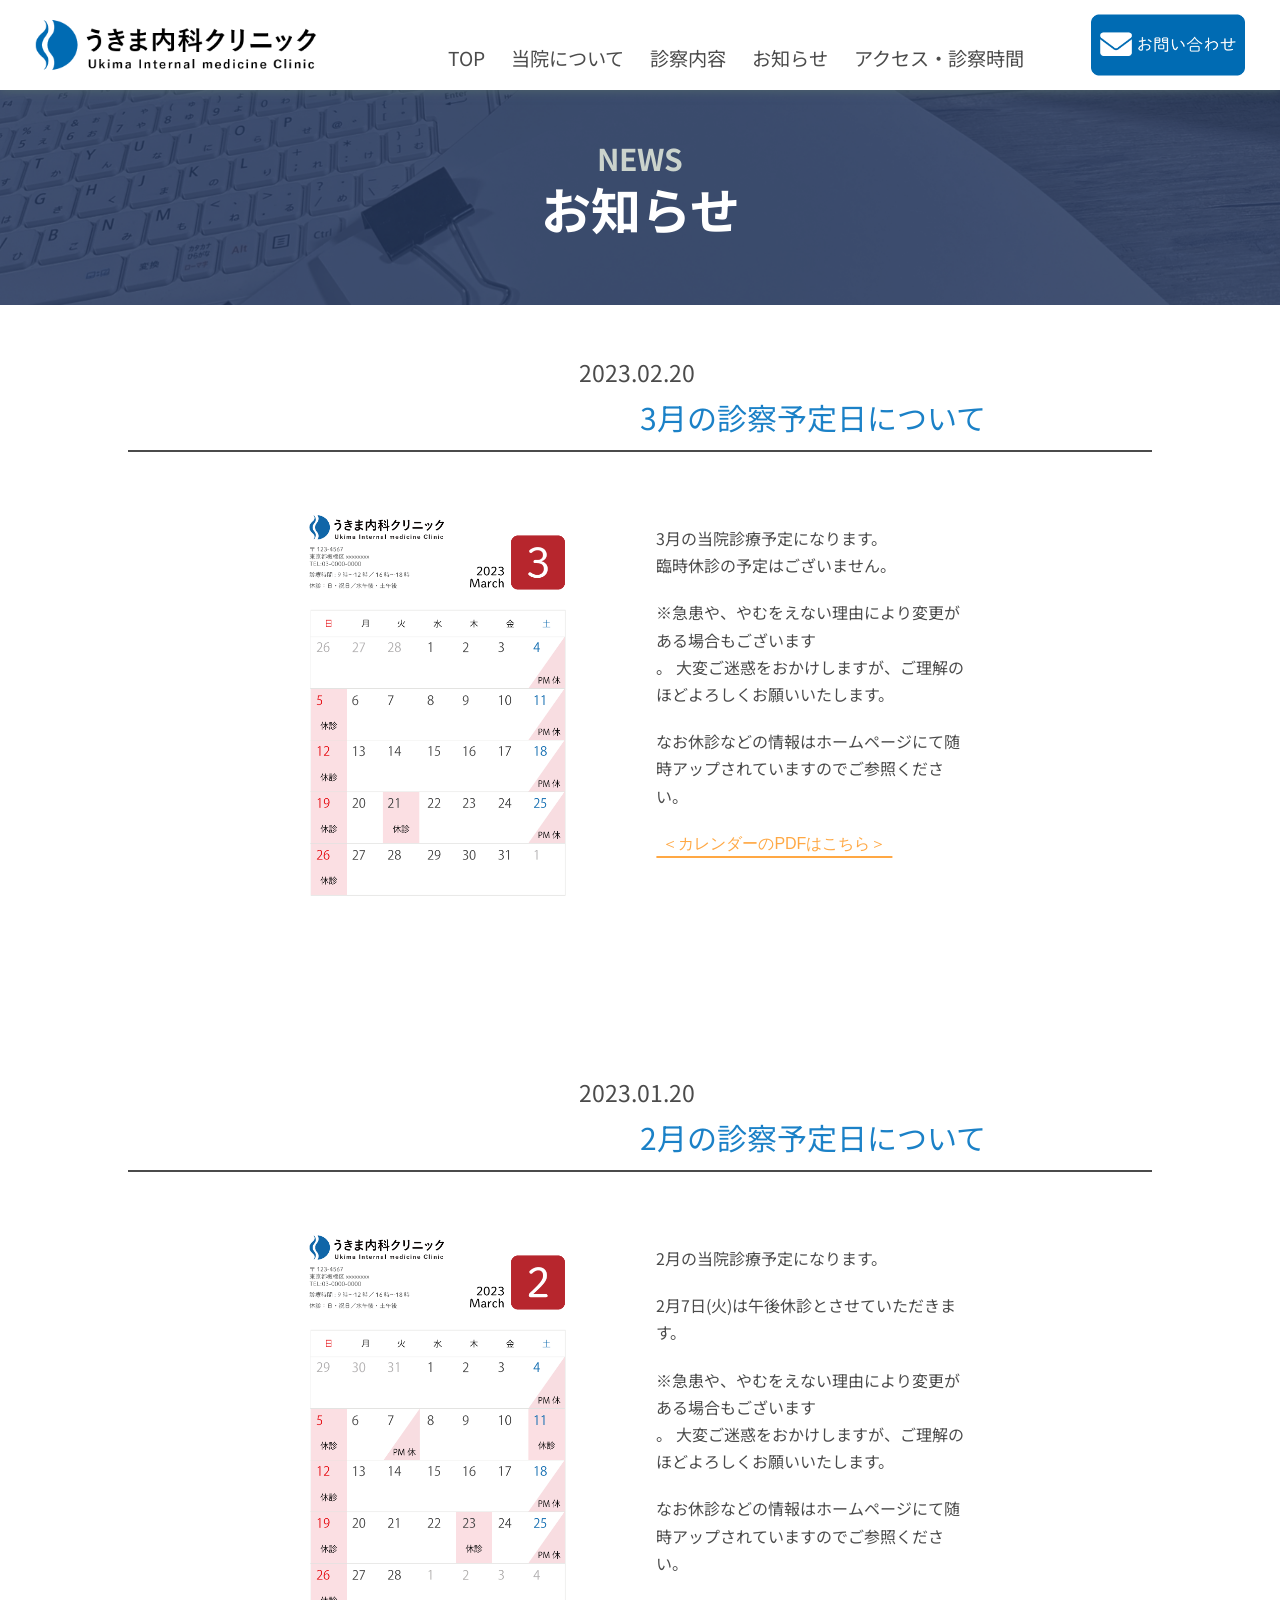
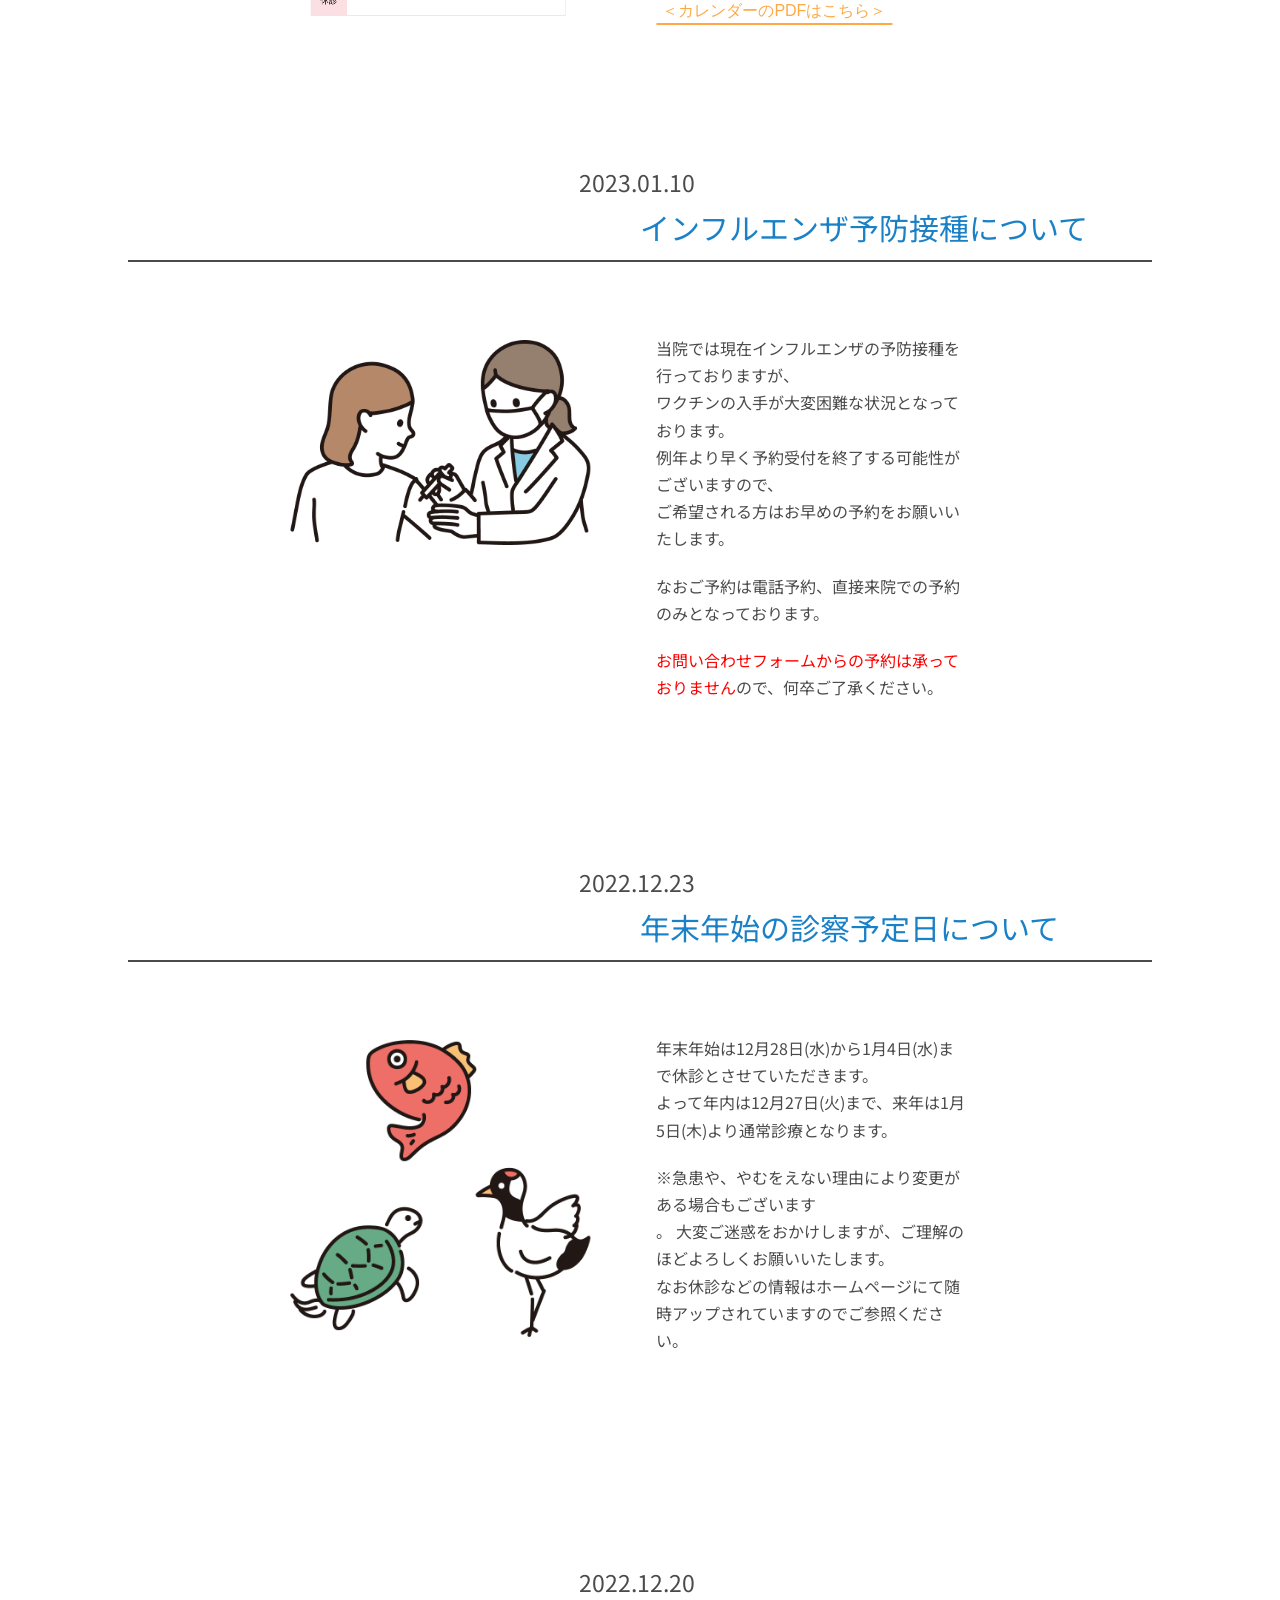
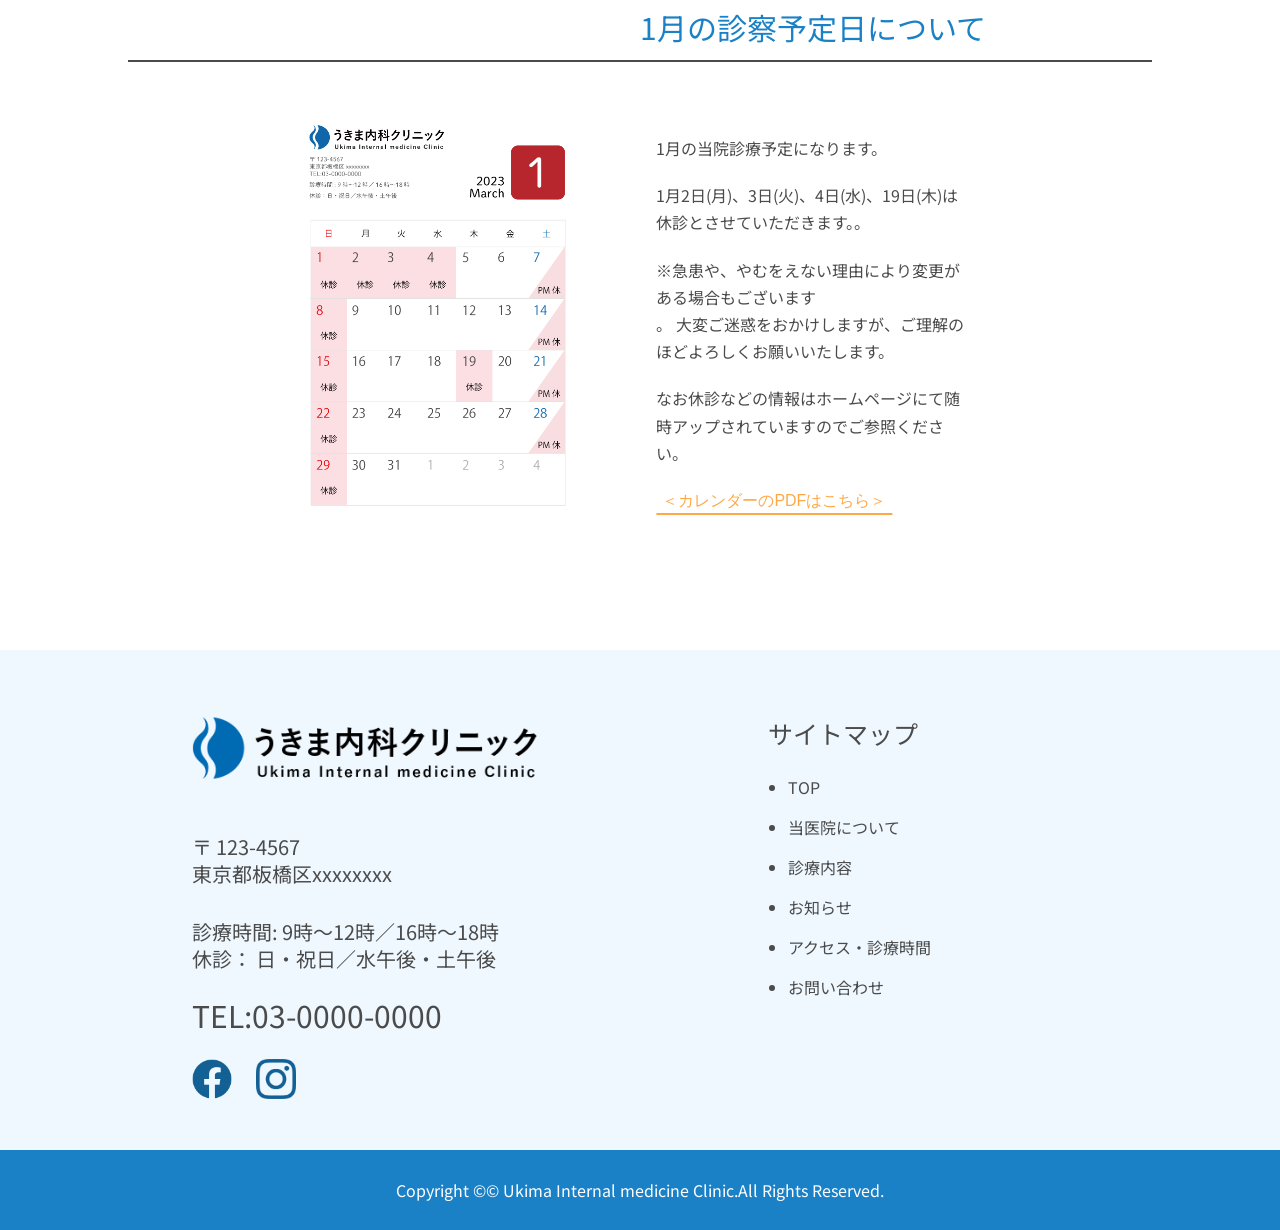
<file: news.html>
<!doctype html>
<html lang="ja">
<head>
	<meta charset="utf-8">
	<title>お知らせ</title>
	<meta name="description" content="うきま内科クリニックは、東京都板橋区xxxxの内科・呼吸内科です。健康診断や人間ドック、予防接種の対応もしております。">
	<meta name="keywords" content="内科,クリニック,予防接種">
	<meta name="viewport" content="width=device-width, initial-scale=1">
	<link rel="stylesheet" href="css/html5reset-1.6.1.css">
	<link rel="stylesheet" href="css/news_layout.css">
	<link rel="preconnect" href="https://fonts.googleapis.com">
	<link rel="preconnect" href="https://fonts.gstatic.com" crossorigin>
	<link href="https://fonts.googleapis.com/css2?family=Kiwi+Maru:wght@400;500&family=Noto+Sans+JP:wght@300;400;500;700&display=swap" rel="stylesheet">
	<link rel="icon" type="image/png" href="images/favicon.png">
</head>
<body>
<header>
	<a href="index.html"><img class="header_logo" src="images/logo.png"></a>
	<button type="button" class="ham ham_js">
		<span class="ham_line"></span>
	</button>
	<nav>
		<ul class="header_menu">
			<li class="header_menu_li"><a href="index.html">TOP</a></li>
			<li class="header_menu_li"><a href="about.html">当院について</a></li>
			<li class="header_menu_li"><a href="Medical_treatment.html">診察内容</a></li>
			<li class="header_menu_li"><a href="news.html">お知らせ</a></li>
			<li class="header_menu_li"><a href="index.html#jump">アクセス・診察時間</a></li>
			<li class="header_menu_li menu_nn"><a href="Contact.html">お問い合わせ</a></li>
		</ul>
	</nav>
	<a href="Contact.html"><img class="header_con" src="images/contact.png"></a>
</header>
<main>
	<div class="title">
		<img class="title_img" src="images/title03.png">
		<div class="title_tx01">NEWS</div>
		<div class="title_tx02">お知らせ</div>
	</div>
	<div class="main">
		<div class="main_01bx">
			<div class="main_tl">
				<span class="fs-23 tltx_ps01">2023.02.20</span><br>
				<span class="fs-30 text-blue01 tltx_ps02">3月の診察予定日について</span>
			</div>
			<div class="main_01txbx main_01txbx_mb">
				<img class="cd" src="images/202303cd.png">
				<div class="main_tx">
					3月の当院診療予定になります。<br>臨時休診の予定はございません。<br>
					<div class="main_txsp">
						※急患や、やむをえない理由により変更がある場合もございます<br>。
						大変ご迷惑をおかけしますが、ご理解のほどよろしくお願いいたします。<br>
					</div>
					<div class="main_txsp">
						なお休診などの情報はホームページにて随時アップされていますのでご参照ください。<br>
					</div>
					<div class="main_txsp">
						<form><input class="fs-16pdf" type="button" value="＜カレンダーのPDFはこちら＞" onClick="window.open('images/202303cd.png')"></form>
					</div>
				</div>
			</div>
		</div>
		<div class="main_02bx">
			<div class="main_tl">
				<span class="fs-23 tltx_ps01">2023.01.20</span><br>
				<span class="fs-30 text-blue01 tltx_ps02">2月の診察予定日について</span>
			</div>
			<div class="main_01txbx main_02txbx_mb">
				<img class="cd cd_feb_mg" src="images/202302cd.png">
				<div class="main_tx">
					2月の当院診療予定になります。<br>
					<div class="main_txsp">2月7日(火)は午後休診とさせていただきます。<br></div>
					<div class="main_txsp">
						※急患や、やむをえない理由により変更がある場合もございます<br>。
						大変ご迷惑をおかけしますが、ご理解のほどよろしくお願いいたします。<br>
					</div>
					<div class="main_txsp">
						なお休診などの情報はホームページにて随時アップされていますのでご参照ください。<br>
					</div>
					<div class="main_txsp">
						<form><input class="fs-16pdf" type="button" value="＜カレンダーのPDFはこちら＞" onClick="window.open('images/202302cd.png')"></form>
					</div>
				</div>
			</div>
		</div>
		<div class="main_03bx">
			<div class="main_tl">
				<span class="fs-23 tltx_ps01">2023.01.10</span><br>
				<span class="fs-30 text-blue01 tltx_ps02">インフルエンザ予防接種について</span>
			</div>
			<div class="main_03txbx main_03txbx_mb">
				<img class="news03img" src="images/news03.png">
				<div class="main_tx">
					当院では現在インフルエンザの予防接種を行っておりますが、<br>ワクチンの入手が大変困難な状況となっております。<br>例年より早く予約受付を終了する可能性がございますので、<br>ご希望される方はお早めの予約をお願いいたします。<br>
					<div class="main_txsp">なおご予約は電話予約、直接来院での予約のみとなっております。<br></div>
					<div class="main_txsp">
					<span class="text-red02">お問い合わせフォームからの予約は承っておりません</span>ので、何卒ご了承ください。
					</div>
				</div>
			</div>
		</div>
		<div class="main_04bx">
			<div class="main_tl">
				<span class="fs-23 tltx_ps01">2022.12.23</span><br>
				<span class="fs-30 text-blue01 tltx_ps02">年末年始の診察予定日について</span>
			</div>
			<div class="main_03txbx main_04txbx_mb">
				<img class="news03img" src="images/news04.png">
				<div class="main_tx">
					年末年始は12月28日(水)から1月4日(水)まで休診とさせていただきます。<br>よって年内は12月27日(火)まで、来年は1月5日(木)より通常診療となります。<br>
					<div class="main_txsp">※急患や、やむをえない理由により変更がある場合もございます<br>。
			大変ご迷惑をおかけしますが、ご理解のほどよろしくお願いいたします。<br>なお休診などの情報はホームページにて随時アップされていますのでご参照ください。<br></div>
				</div>
			</div>
		</div>
		<div class="main_05bx">
			<div class="main_tl">
				<span class="fs-23 tltx_ps01">2022.12.20</span><br>
				<span class="fs-30 text-blue01 tltx_ps02">1月の診察予定日について</span>
			</div>
			<div class="main_01txbx main_05txbx_mb">
				<img class="cd cd_jan_mg" src="images/202301cd.png">
				<div class="main_tx">
					1月の当院診療予定になります。<br>
					<div class="main_txsp">1月2日(月)、3日(火)、4日(水)、19日(木)は休診とさせていただきます。。<br></div>
					<div class="main_txsp">
						※急患や、やむをえない理由により変更がある場合もございます<br>。
						大変ご迷惑をおかけしますが、ご理解のほどよろしくお願いいたします。<br>
					</div>
					<div class="main_txsp">
						なお休診などの情報はホームページにて随時アップされていますのでご参照ください。<br>
					</div>
					<div class="main_txsp">
						<form><input class="fs-16pdf" type="button" value="＜カレンダーのPDFはこちら＞" onClick="window.open('images/202301cd.png')"></form>
					</div>
				</div>
			</div>
		</div>
	</div>
<!--サイトマップ-->
	<div class="sitemap">
		<div class="sitemap_L">
			<img class="sitemap_logo" src="images/logo.png">
			<div class="fs-20 sitemap_L_txmg"><p class="sitemap_L_tx01">〒 123-4567<br>東京都板橋区xxxxxxxx<br></p>
			<p class="sitemap_L_tx01">診療時間: 9時～12時／16時～18時<br>休診： 日・祝日／水午後・土午後<br></p></div>
			<p class="sitemap_L_tx01 fs-30 mb_fs_sitemap">TEL:03-0000-0000</p>
			<div class="sitemap_img">
				<a href="https://ja-jp.facebook.com/"><img class="sitemap_ic" src="images/facebook.png"></a>
				<a href="https://www.instagram.com/"><img class="sitemap_ic"src="images/instagram.png"></a>
			</div>
		</div>
		<div class="sitemap_R">
			<p class="fs-25 sitemap_Rtx mb_fs-25">サイトマップ</p>
				<ul>
				<li class="sitemap_Rtx_h sitemap_Rtx_ht"><a href="index.html">TOP</a></li>
				<li class="sitemap_Rtx_h"><a href="about.html">当医院について</a></li>
				<li class="sitemap_Rtx_h"><a href="Medical_treatment.html">診療内容</a></li>
				<li class="sitemap_Rtx_h"><a href="news.html">お知らせ</a></li>
				<li class="sitemap_Rtx_h"><a href="index.html#jump">アクセス・診療時間</a></li>
				<li class="sitemap_Rtx_h"><a href="Contact.html">お問い合わせ</a></li>
			</ul>
		</div>
	</div>
<!--フッター-->
	<div class="footer">
	<footer class="footer_01">Copyright &copy;&#169; Ukima Internal medicine Clinic.All Rights Reserved.</footer>
	</div>
</main>
	<script src="https://code.jquery.com/jquery-3.6.0.min.js" integrity="sha256-/xUj+3OJU5yExlq6GSYGSHk7tPXikynS7ogEvDej/m4=" crossorigin="anonymous"></script>
	<script src="js/main.js"></script>
</body>
</html>
</file>
<file: css/index_layout.css>
@charset "utf-8";


/*基本設定*/

html{
	font-size: 100%;
}

body{
	font-family: 'Noto Sans JP', sans-serif;
	line-height: 1.7em;
	color: #4B4B4B;
	position: relative;
	width: 100%;
}

a{
	text-decoration: none;
	color: #4B4B4B;
}




/*-------------------------デスクトップ用-------------------------*/

@media screen and (min-width: 960px){


/*フォント・サイズ・カラー指定*/

.font-km{
	font-family: 'Kiwi Maru', serif;
}

.fs-20{
	font-size: 20px;
}

.fs-25{
	font-size: 25px;
}

.fs-30{
	font-size: 30px;
}

.fs-35{
	font-size: 35px;
}

.text-red{
	color: #B90000;
}

.text-blue01{
	color: #1B81C7;
}



/*ヘッダー*/

header{
	width: 100%;
	height: 90px;
	background: #fff;
	box-shadow: 0 0 10px 0 #53696A;
	position: fixed;
	top: 0;
	z-index: 999;
}

.header_logo{
	width: 22%;
	min-width: 220px;
	position: absolute;
	top: 50%;
	transform: translateY(-50%);
	left: 35px;
}

.header_menu{
	width: 45%;
	min-width: 500px;
	position: absolute;
	top: 50%;
	right: 20%;
	display: flex;
	display:-webkit-flex;
	justify-content:space-between;
	font-size: 1.2rem;
}

header nav ul li{
	position: relative;
}

header nav ul li::after{
	position: absolute;
	left: 0;
	content: '';
	width: 100%;
	height: 2px;
	bottom: -16px;
	background: #FFA844;
	opacity: 0;
	visibility: hidden;
	transition: 0.3s;
}

header nav ul li:hover::after{
	visibility: visible;
	bottom: -6px;
	opacity: 1;
}

.header_con{
	width: 12%;
	min-width: 150px;
	position: absolute;
	top: 50%;
	transform: translateY(-50%);
	right: 35px;
}

.header_con:hover{
	opacity: 0.8;
	transition: 0.3s;
}

.menu_nn{
	display: none;
}

.ham{
	display: none;
}


/*トップ画像*/

.top-img{
	position: relative;
	width: 100%;
	min-width: 1200px;
	height: 620px;
	overflow: hidden;
}

.top-img-ani{
	width: 100%;
	position: absolute;
	opacity: 0;
	margin: 90px 0 0;
	animation: change-img-anim 26s infinite;
}

.top-img-ani:nth-of-type(1) {
	animation-delay: -2s;
}
.top-img-ani:nth-of-type(2) {
	animation-delay: 5s;
}
.top-img-ani:nth-of-type(3) {
	animation-delay: 12s;
}
.top-img-ani:nth-of-type(4) {
	animation-delay: 19s;
}

@keyframes change-img-anim {
	0%{opacity: 0;}
	20%{ opacity: 1;}
	30%{ opacity: 1;}
	35%{ opacity: 0;}
	100%{ opacity: 0;
		  transform: scale(1.25)}
}


/*トップ/お知らせ*/

.top-news{
	position: absolute;
	left: 50%;
	transform: translateX(-50%);
	margin: 40px auto 0;
	width: 80%;
	height: 300px;
	min-width: 1000px;
	border-radius: 30px;
	-moz-border-radius : 30px;
	-webkit-border-radius : 30px;
	background: #EAEAEA;
	display:flex;
	justify-content: center;
	align-items: center;
}

.top-news-lf{
	margin-right: 120px;
}


.top-tb{
	width: 500px;
	height: 230px;
	border: solid #4B4B4B 1px;
	font-size: 1.1rem;
	border-right: none !important;
    border-left: none !important;
}

tr,td {
	padding: 10px;
}

.top-news02{
	display: inline-block;
	width: 180px;
	height: 60px;
	line-height: 60px;
	border-radius: 10px;
	-moz-border-radius : 10px;
	-webkit-border-radius : 10px;
	background: #fff;
	box-shadow: 0 5px #979595;
	top: -5px;
	font-size: 1.2rem;
	text-align: center;
	margin-left: 35px;
}

.top-news02:hover{
	box-shadow: 0 2px #979595;
	opacity: 0.8;
	transition: 0.3s;
}


/*メイン背景*/

.main_imgSP04{
	display: none;
}

.mainbg{
	width: 100%;
	min-width: 1000px;
	position: relative;
	margin: 400px 0 0;
}

.main_bg01{
	width: 75%;
	height: 850px;
	max-height: 850px;
	background: #D3EBEF;
	position: absolute;
	left: 0;
	overflow: hidden;
}

.main_bg01_01{
	width: 25%;
	height: 850px;
	max-height: 850px;
	background: #E8F6F7;
	position: absolute;
	right: 0;
	overflow: hidden;
}

.main_bg02{
	width: 75%;
	height: 1170px;
	max-height: 1170px;
	background: #C9E2C9;
	position: absolute;
	top: 850px;
	right: 0;
	overflow: hidden;
}

.main_bg02_01{
	width: 25%;
	height: 1170px;
	max-height: 1170px;
	background: #E4F2E4;
	position: absolute;
	top: 850px;
	left: 0;
	overflow: hidden;
}

.main_bg03{
	width: 75%;
	height: 1180px;
	max-height: 1180px;
	background: #F7D0A6;
	position: absolute;
	top: 2020px;
	left: 0;
	overflow: hidden;
}

.main_bg03_01{
	width: 25%;
	height: 1180px;
	max-height: 1180px;
	background: #F7DEC9;
	position: absolute;
	top: 2020px;
	right: 0;
	overflow: hidden;
}

.main_img04{
	width: 100%;
	height: 3200px;
	min-height: 3200px;
	position: absolute;
	top: 0;
	left: 50%;
	transform: translateX(-50%);
	z-index: 1;
}

.circle01{
	width: 200px;
	height: 200px;
	border-radius: 50%;
	-moz-border-radius : 50%;
	-webkit-border-radius : 50%;
	background: #fff;
	position: absolute;
	top: -40px;
	left: -40px;
}

.circle02{
	width: 30px;
	height: 30px;
	border-radius: 50%;
	-moz-border-radius : 50%;
	-webkit-border-radius : 50%;
	background: #fff;
	position: absolute;
	top: 200px;
	left: 5px;
}

.circle03{
	width: 100px;
	height: 100px;
	border-radius: 50%;
	-moz-border-radius : 50%;
	-webkit-border-radius : 50%;
	background: #fff;
	position: absolute;
	top: 730px;
	left: 20px;
}

.circle04{
	width: 250px;
	height: 250px;
	border-radius: 50%;
	-moz-border-radius : 50%;
	-webkit-border-radius : 50%;
	background: #fff;
	position: absolute;
	top: 20px;
	right: -80px;
}

.circle05{
	width: 40px;
	height: 40px;
	border-radius: 50%;
	-moz-border-radius : 50%;
	-webkit-border-radius : 50%;
	background: #fff;
	position: absolute;
	top: 320px;
	right: 10px;
}

.circle06{
	width: 110px;
	height: 110px;
	border-radius: 50%;
	-moz-border-radius : 50%;
	-webkit-border-radius : 50%;
	background: #fff;
	position: absolute;
	top: 20px;
	right: 100px;
}

.circle07{
	width: 300px;
	height: 300px;
	border-radius: 50%;
	-moz-border-radius : 50%;
	-webkit-border-radius : 50%;
	background: #fff;
	position: absolute;
	bottom: 20px;
	left: 10px;
}



/*.main_img01{
	width: 100%;
	vertical-align:top;
}

.main_img02{
	width: 100%;
	vertical-align:top;
}

.main_img03{
	width: 100%;
	vertical-align:top;
}

.main_img04{
	width: 100%;
	position: absolute;
	top: 0;
	left: 50%;
	transform: translateX(-50%);
	vertical-align:top;
	z-index: 1;
}*/







/*メイン01*/

.main01_tl01{
	position: absolute;
	top: 50px;
	left: 25px;
	font-size: 5rem;
	opacity: 0.2;
	font-weight: bold;
	letter-spacing: 0.5px;
	z-index: 3;
}

.main01{
	width: 80%;
	height: 688px;
	max-width: 1200px;
	min-width: 1000px;
	background: #fff;
	top: 80px;
	position: relative;
	left: 50%;
    transform: translateX(-50%);
    z-index: 2;
}

.br-sp{
	display: none;
}


.fs-35_01{
	font-size: 35px;
	padding: 60px 0 0 0;
	text-align:center;
}

.main01_tx{
	width: 65%;
	height: 600px;
	padding: 0 50px 0;
}

.fs-25_01{
	font-size: 25px;
	padding: 60px 0 0 0;
}

.main01_tx01{
	padding-top: 30px;
}

.main01_tx01_pd{
	padding-top: 90px;
}

.main01_img{
	width: 20%;
	max-width: 350px;
	position: absolute;
	bottom: 7%;
	right: 5%;
}


/*メイン02*/

.main01_tl02{
	position: absolute;
	top: 900px;
	left: 25px;
	font-size: 5rem;
	opacity: 0.2;
	font-weight: bold;
	letter-spacing: 0.5px;
	z-index: 3;
}

.main02{
	width: 80%;
	height: 1000px;
	max-width: 1200px;
	min-width: 1000px;
	background: #fff;
	top: 240px;
	position: relative;
	left: 50%;
    transform: translateX(-50%);
    z-index: 2;
}

.main02_box01{
	width: 90%;
	height: 75%;
	position: absolute;
	top: 130px;
	left: 50%;
    transform: translateX(-50%);
	display: flex;
	justify-content: space-between;
}

.main02_box02{
	width: 31%;
	height: 80%;
	background: #fff;
	border-radius: 20px;
	-moz-border-radius : 20px;
	-webkit-border-radius : 20px;
	box-shadow: 6px 6px 10px 0px rgba(151, 149, 149, 0.4);
	position: relative;
	margin-top: 30px;
}

.main02_box03{
	width: 90%;
	position: absolute;
	top: 160px;
	left: 50%;
    transform: translateX(-50%);
	display: flex;
	justify-content: space-between;
}

.text-red02{
	color: #B90000;
	padding: 0 5px 0 0;
}

.fs-25_main02{
	width: 100%;
	font-size: 22px;
	border-bottom: 2px solid;
	padding: 0 0 15px 0;
	text-align: center;
}

.main02_01img{
	width: 31%;
	border-radius: 20px 20px 0 0;
	-moz-border-radius : 20px 20px 0 0;
	-webkit-border-radius : 20px 20px 0 0;
}

.main02_tx01{
	width: 90%;
	position: absolute;
	top: 38%;
	left: 50%;
    transform: translateX(-50%);
}

.main02_tx02{
	width: 80%;
	position: absolute;
	top: 50%;
	left: 50%;
	transform: translateX(-50%);
}

.main02_btn{
	display: inline-block;
	width: 300px;
	height: 70px;
	line-height: 60px;
	border-radius: 10px;
	-moz-border-radius : 10px;
	-webkit-border-radius : 10px;
	background: #EAEAEA;
	box-shadow: 0 5px #979595;
	font-size: 1.2rem;
	text-align: center;
	position: absolute;
	top: 830px;
	left: 50%;
	transform: translateX(-50%);
}

.main02_btn:hover{
	box-shadow: 0 2px #6E6E6E;
	opacity: 0.7;
	transition: 0.3s;
}


/*メイン03*/

.main01_tl03{
	position: absolute;
	top: 2035px;
	left: 25px;
	font-size: 4rem;
	opacity: 0.2;
	font-weight: bold;
	letter-spacing: 0.5px;
	line-height: 1em;
	z-index: 3;
}

.main01_tl03_mg{
	margin-left: 170px;
}

.main03{
	width: 80%;
	height: 960px;
	max-width: 1200px;
	min-width: 1000px;
	background: #fff;
	top: 450px;
	position: relative;
	left: 50%;
    transform: translateX(-50%);
    z-index: 2;
}

iframe{
	width: 50%;
	height: 760px;
	position: absolute;
	top: 150px
}

.access{
	width: 45%; 
	height: 760px;
	position: absolute;
	top: 150px;
	right: 1%;
}

.text-line{
	text-decoration:underline #1B81C7;
	text-underline-offset: 0.5em;
}

.access_lf01{
	padding: 10px 20px 30px;
}

.hours_img{
	width: 90%;
	margin: 15px auto;
	display: block;
}

.access_lf02{
	padding: 10px 20px 0px;
}

.access_lf03{
	padding: 0 20px 30px;
}


/*サイトマップ*/

.sitemap{
	width: 100%;
	height: 500px;
	background: #EFF8FF;
	position: relative;
	top: 550px;
}

.sitemap_L{
	width: 30%;
	min-width: 310px;
	height: 80%;
	position: absolute;
	top: 50px;
	left: 15%;
}

.sitemap_logo{
	width: 90%;
}

.sitemap_L_tx01{
	margin-top: 30px;
}

.sitemap_ic{
	width: 40px;
	margin: 30px 20px 0 0;
}

.sitemap_R{
	width: 30%;
	min-width: 310px;
	height: 80%;
	position: absolute;
	top: 50px;
	right: 10%;
}

.sitemap_Rtx{
	margin-top: 20px;
}

.sitemap_Rtx_h{
	line-height: 40px;
	margin-left: 20px;
}

.sitemap_Rtx_ht{
	margin-top: 20px;
}


/*フッター*/

.footer{
	margin-top: 550px;
}

.footer_01{
	width: 100%;
	height: 80px;
	line-height: 80px;
	background: #1B81C7;
    color: #fff;
    text-align: center;
}


}





/*-------------------------モバイル用-------------------------*/

@media screen and (max-width: 959px){


/*フォント・サイズ・カラー指定*/

.font-km{
	font-family: 'Kiwi Maru', serif;
}

.text-red{
	color: #B90000;
}

.text-blue01{
	color: #1B81C7;
}

.mb_fs-18{
	font-size: 20px;
}

.mb_fs-25{
	font-size: 25px;
}




/*ヘッダー*/

header{
	width: 100%;
	height: 50px;
	background: #fff;
	box-shadow: 0 0 10px 0 #53696A;
	position: fixed;
	top: 0;
	z-index: 998;
}

header img{
	width: 150px;
	position: absolute;
	top: 50%;
	transform: translateY(-50%);
	left: 20px;
}

.header_con{
	display: none;
}

.header_menu{
	width: 60%;
	height: 100vh;
	position: fixed;
	right: -60%;
	margin-left: auto;
	display: flex;
	flex-direction: column;
	background-color: rgba(27,129,199,0.9);
	transition: .3s;
}

.header_menu_li a{
	color: #fff;
}

.header_menu_li{
	width: 100%;
	heigth: 100%;
	display: flex;
	justify-content: center;
	align-items: center;
	margin: 20px 0 0;
}


/*ハンバーガーメニュー*/

.ham{
	width: 50px;
	height: 40px;
	position: absolute;
	top: 50%;
	transform: translateY(-50%);
	right: 20px;
	background-color: transparent; 
	border-color: transparent;
	z-index: 999;
}

.ham_line{
	width: 100%;
	height: 3px;
	display: block;
	position: relative;
	background: #1B81C7;
	taransition: .2s,
}

.ham_line::before,
.ham_line::after{
	content: "";
	position: absolute;
	width: 100%;
	height: 100%;
	background: #1B81C7;
	transition: .3s;
}

.ham_line::before{
	transform: translateY(-12px);
	left: 0;
}

.ham_line::after{
	transform: translateY(12px);
	left: 0;
}

.header_menu.open{
	right: 0;
}


/*メニューを開いた後*/

.ham_line.open{
	background-color: transparent;
}

.ham_line.open::before,
.ham_line.open::after{
	content: "";
	background: #C6C6C6;
	transition: .2s;
}

.ham_line.open::before{
	transform: rotate(45deg);
}

.ham_line.open::after{
	transform: rotate(-45deg);
}


/*トップ画像*/

.top-img{
	position: relative;
	width: 100%;
	height: calc(450 / 959 * 100vw);
	overflow: hidden;
}

.top-img-ani{
	width: 100%;
	position: absolute;
	opacity: 0;
	margin: 50px 0 0;
	animation: change-img-anim 26s infinite;
}

.top-img-ani:nth-of-type(1) {
	animation-delay: -2s;
}
.top-img-ani:nth-of-type(2) {
	animation-delay: 5s;
}
.top-img-ani:nth-of-type(3) {
	animation-delay: 12s;
}
.top-img-ani:nth-of-type(4) {
	animation-delay: 19s;
}

@keyframes change-img-anim {
	0%{opacity: 0;}
	20%{ opacity: 1;}
	30%{ opacity: 1;}
	35%{ opacity: 0;}
	100%{ opacity: 0;
		  transform: scale(1.25)}
}



/*トップ/お知らせ*/

.top-news{
	margin: 40px auto 0;
	width: 90%;
	height: 510px;
	border-radius: 20px;
	-moz-border-radius : 20px;
	-webkit-border-radius : 20px;
	background: #EAEAEA;
	position: relative;
}

.top-news-lf{
	position: absolute;
	top: 20px;
	left: 50%;
	transform: translateX(-50%);
	text-align: center;
}

.top-tb{
	width: 90%;
	height: 230px;
	border: solid #4B4B4B 1px;
	font-size: 1.1rem;
	border-right: none !important;
    border-left: none !important;
    position: absolute;
	top: 100px;
	left: 50%;
	transform: translateX(-50%);
}

tr,td {
	padding: 10px;
}

.top-news02{
	display: inline-block;
	width: 180px;
	height: 60px;
	line-height: 60px;
	border-radius: 10px;
	-moz-border-radius : 10px;
	-webkit-border-radius : 10px;
	background: #fff;
	box-shadow: 0 5px #979595;
	top: -5px;
	font-size: 1.2rem;
	text-align: center;
	position: absolute;
	top: 420px;
	left: 50%;
	transform: translateX(-50%);
}

.top-news02:hover{
	box-shadow: 0 2px #979595;
	opacity: 0.75;
	transition: 0.3s;
}


/*メイン背景*/

.main_img04{
	display: none;
}

.mainbg{
	width; 100%;
	position: relative;
	margin: 40px 0 0;
}

.main_bg01{
	width: 75%;
	height: 1010px;
	max-height: 1010px;
	background: #D3EBEF;
	position: absolute;
	left: 0;
	overflow: hidden;
}

.main_bg01_01{
	width: 25%;
	height: 1010px;
	max-height: 1010px;
	background: #E8F6F7;
	position: absolute;
	right: 0;
	overflow: hidden;
}

.main_bg02{
	width: 75%;
	height: 2290px;
	max-height: 2290px;
	background: #C9E2C9;
	position: absolute;
	top: 1010px;
	right: 0;
	overflow: hidden;
}

.main_bg02_01{
	width: 25%;
	height: 2290px;
	max-height: 2290px;
	background: #E4F2E4;
	position: absolute;
	top: 1010px;
	left: 0;
	overflow: hidden;
}

.main_bg03{
	width: 75%;
	height: 1410px;
	max-height: 1410px;
	background: #F7D0A6;
	position: absolute;
	top: 3300px;
	left: 0;
	overflow: hidden;
}

.main_bg03_01{
	width: 25%;
	height: 1410px;
	max-height: 1410px;
	background: #F7DEC9;
	position: absolute;
	top: 3300px;
	right: 0;
	overflow: hidden;
}

.main_imgSP04{
	width: 100%;
	height: 4710px;
	position: absolute;
	top: 0;
	left: 50%;
	transform: translateX(-50%);
	z-index: 1;
}

.circle01{
	width: 200px;
	height: 200px;
	border-radius: 50%;
	background: #fff;
	position: absolute;
	top: -40px;
	left: -40px;
}

.circle02{
	width: 30px;
	height: 30px;
	border-radius: 50%;
	background: #fff;
	position: absolute;
	top: 200px;
	left: 5px;
}

.circle03{
	width: 100px;
	height: 100px;
	border-radius: 50%;
	background: #fff;
	position: absolute;
	top: 870px;
	left: 20px;
}

.circle04{
	width: 200px;
	height: 200px;
	border-radius: 50%;
	background: #fff;
	position: absolute;
	top: 15px;
	right: -20px;
}

.circle05{
	width: 50px;
	height: 50px;
	border-radius: 50%;
	background: #fff;
	position: absolute;
	top: 300px;
	right: 20px;
}

.circle06{
	width: 25px;
	height: 25px;
	border-radius: 50%;
	background: #fff;
	position: absolute;
	top: 300px;
	left: 10px;
}

.circle07{
	width: 10px;
	height: 10px;
	border-radius: 50%;
	background: #fff;
	position: absolute;
	top: 350px;
	left: 10px;
}

.circle08{
	width: 150px;
	height: 150px;
	border-radius: 50%;
	background: #fff;
	position: absolute;
	bottom: 20px;
	left: 10px;
}


/*メイン01*/

.main01_tl01{
	position: absolute;
	top: 30px;
	left: 10px;
	font-size: 2rem;
	opacity: 0.2;
	font-weight: bold;
	letter-spacing: 0.5px;
	z-index: 3;
}

.main01{
	width: 80%;
	height: 890px;
	background: #fff;
	top: 50px;
	position: absolute;
	left: 50%;
    transform: translateX(-50%);
    z-index: 2;
}

.fs-35_01{
	font-size: 25px;
	padding: 60px 0 0 0;
	text-align:center;
}

.main01_tx{
	width: 90%;
	position: absolute;
	left: 50%;
    transform: translateX(-50%);
}

.fs-25_01{
	font-size: 20px;
	padding: 50px 0 0 0;
}

.main01_tx01{
	padding-top: 15px;
}

.main01_tx01_pd{
	padding-top: 50px;
}

.main01_img{
	width: 33%;
	max-width: 500px;
	position: absolute;
	top: 102%;
	right: 10%;
}


/*メイン02*/

.main01_tl02{
	position: absolute;
	top: 1040px;
	left: 10px;
	font-size: 2rem;
	opacity: 0.2;
	font-weight: bold;
	letter-spacing: 0.5px;
	z-index: 3;
}

.main02{
	width: 80%;
	height: 2150px;
	background: #fff;
	top: 1060px;
	position: relative;
	left: 50%;
    transform: translateX(-50%);
    z-index: 2;
}

.main02_box01{
	width: 85%;
	max-width: 450px;
	height: 1800px;
	position: absolute;
	top: 140px;
	left: 50%;
	transform: translateX(-50%);
	display:flex;
	flex-flow: column;
	justify-content:space-between;
}

.main02_box02{
	width: 100%;
	height: 32%;
	background: #fff;
	border-radius: 20px;
	-moz-border-radius : 20px;
	-webkit-border-radius : 20px;
	box-shadow: 6px 6px 10px 0px rgba(151, 149, 149, 0.4);
	position: relative;
}

.main02_box03{
	width: 85%;
	position: absolute;
	top: 130px;
	left: 50%;
    transform: translateX(-50%);
}

.text-red02{
	color: #B90000;
	padding: 0 5px 0 0;
}

.fs-25_main02{
	width: 100%;
	font-size: 22px;
	border-bottom: 2px solid;
	padding: 0 0 15px 0;
	text-align: center;
}

.main02_01imgSP{
	width: 100%;
	max-width: 450px;
	border-radius: 20px 20px 0 0;
	-moz-border-radius : 20px 20px 0 0;
	-webkit-border-radius : 20px 20px 0 0;
	position: absolute;
	top: 10px;
	left: 50%;
    transform: translateX(-50%);
}

.main02_02imgSP{
	width: 100%;
	max-width: 450px;
	border-radius: 20px 20px 0 0;
	-moz-border-radius : 20px 20px 0 0;
	-webkit-border-radius : 20px 20px 0 0;
	position: absolute;
	top: 620px;
	left: 50%;
    transform: translateX(-50%);
}

.main02_03imgSP{
	width: 100%;
	max-width: 450px;
	border-radius: 20px 20px 0 0;
	-moz-border-radius : 20px 20px 0 0;
	-webkit-border-radius : 20px 20px 0 0;
	position: absolute;
	top: 1230px;
	left: 50%;
    transform: translateX(-50%);
}

.main02_tx01{
	width: 90%;
	position: absolute;
	left: 50%;
    transform: translateX(-50%);
    margin-top: 70%;
}

.main02_tx02{
	width: 80%;
	position: absolute;
	left: 50%;
	transform: translateX(-50%);
	margin-top: 90%;
}

.main02_btn{
	display: inline-block;
	width: 260px;
	height: 70px;
	line-height: 60px;
	border-radius: 10px;
	-moz-border-radius : 10px;
	-webkit-border-radius : 10px;
	background: #EAEAEA;
	box-shadow: 0 5px #979595;
	font-size: 1.2rem;
	text-align: center;
	position: absolute;
	top: 2000px;
	left: 50%;
	transform: translateX(-50%);
}

.main02_btn:hover{
	box-shadow: 0 2px #6E6E6E;
	opacity: 0.7;
	transition: 0.3s;
}


/*メイン03*/

.main01_tl03{
	position: absolute;
	top: 3320px;
	left: 10px;
	font-size: 2rem;
	opacity: 0.2;
	font-weight: bold;
	letter-spacing: 0.5px;
	z-index: 3;
}

.main01_tl03_mg{
	margin-left: 30px;
	line-height:1.2em; 
}

.main03{
	width: 80%;
	height: 1270px;
	background: #fff;
	top: 1220px;
	position: relative;
	left: 50%;
    transform: translateX(-50%);
    z-index: 2;
}

iframe{
	width: 100%;
	height: 300px;
	position: absolute;
	top: 920px
}

.access{
	width: 90%; 
	height: 760px;
	position: absolute;
	top: 120px;
	left: 50%;
    transform: translateX(-50%);
}

.text-line{
	text-decoration:underline #1B81C7;
	text-underline-offset: 0.5em;
}

.access_lf01{
	padding: 10px 20px 30px;
}

.hours_img{
	width: 100%;
	max-width: 550px;
	margin: 15px auto;
	display: block;
}

.access_lf02{
	padding: 10px 20px 0px;
}

.access_lf03{
	padding: 0 20px 30px;
}


/*サイトマップ*/

.sitemap{
	width: 100%;
	height: 750px;
	background: #EFF8FF;
	position: relative;
	top: 1290px;
}

.sitemap_L{
	width: 80%;
	max-width: 450px;
	height: 350px;
	position: absolute;
	top: 40px;
	left: 50%;
	transform: translateX(-50%);
}

.sitemap_logo{
	width: 90%;
	position: absolute;
	left: 50%;
	transform: translateX(-50%);
}

.sitemap_L_txmg{
	margin-top: 100px;
	text-align: center;
}

.sitemap_L_tx01{
	margin-top: 20px;
}

.mb_fs_sitemap{
	margin-top: 20px;
	font-size: 25px;
	text-align: center;
}

.sitemap_img{
	position: absolute;
	left: 50%;
	transform: translateX(-50%);
}

.sitemap_ic{
	width: 40px;
	margin: 20px 20px 0 0;
}

.sitemap_R{
	width: 30%;
	min-width: 310px;
	height: 300px;
	position: absolute;
	top: 420px;
	left: 50%;
	transform: translateX(-50%);
	text-align: center;
}

.sitemap_Rtx{
	margin-top: 20px;
}

.sitemap_Rtx_h{
	line-height: 35px;
}

.sitemap_Rtx_ht{
	margin-top: 10px;
}

.sitemap_R ul{
	list-style: none;
}


/*フッター*/

.footer{
	margin-top: 1280px;
}

.footer_01{
	width: 100%;
	height: 80px;
	line-height: 80px;
	background: #1B81C7;
	font-size: 0.7rem;
    color: #fff;
    text-align: center;
}


}
</file>
<file: css/about_layout.css>
@charset "utf-8";


/*基本設定*/

html{
	font-size: 100%;
}

body{
	font-family: 'Noto Sans JP', sans-serif;
	line-height: 1.7em;
	color: #4B4B4B;
	position: relative;
	width: 100%;
}

a{
	text-decoration: none;
	color: #4B4B4B;
}




/*-------------------------デスクトップ用-------------------------*/

@media screen and (min-width: 960px){


/*フォント・サイズ・カラー指定*/

.font-km{
	font-family: 'Kiwi Maru', serif;
}

.fs-20{
	font-size: 20px;
}

.fs-23{
	font-size: 23px;
}

.fs-25{
	font-size: 25px;
}

.fs-30{
	font-size: 30px;
}

.fs-35{
	font-size: 35px;
}

.text-red{
	color: #B90000;
}

.text-blue01{
	color: #1B81C7;
}



/*ヘッダー*/

header{
	width: 100%;
	height: 90px;
	background: #fff;
	box-shadow: 0 0 10px 0 #5396A;
	position: fixed;
	top: 0;
	z-index: 999;
}

.header_logo{
	width: 22%;
	min-width: 220px;
	position: absolute;
	top: 50%;
	transform: translateY(-50%);
	left: 35px;
}

.header_menu{
	width: 45%;
	min-width: 500px;
	position: absolute;
	top: 50%;
	right: 20%;
	display: flex;
	display:-webkit-flex;
	justify-content:space-between;
	font-size: 1.2rem;
}

header nav ul li{
	position: relative;
}

header nav ul li::after{
	position: absolute;
	left: 0;
	content: '';
	width: 100%;
	height: 2px;
	bottom: -16px;
	background: #FFA844;
	opacity: 0;
	visibility: hidden;
	transition: 0.3s;
}

header nav ul li:hover::after{
	visibility: visible;
	bottom: -6px;
	opacity: 1;
}

.header_con{
	width: 12%;
	min-width: 150px;
	position: absolute;
	top: 50%;
	transform: translateY(-50%);
	right: 35px;
}

.header_con:hover{
	opacity: 0.8;
	transition: 0.3s;
}

.menu_nn{
	display: none;
}

.ham{
	display: none;
}


/*タイトル*/

.title{
	width: 100%;
	height: 220px;
	position: absolute;
	top: 85px;
}

.title_img{
	width: 100%;
	min-height: 220px;
	position: absolute;
	top: 0px;
}

.title_tx01{
	font-size: 30px;
	color: #CBD3CC;
	font-weight: bold;
	position: absolute;
	top: 60px;
	left: 50%;
	transform: translateX(-50%);
}

.title_tx02{
	font-size: 50px;
	color: #fff;
	font-weight: bold;
	position: absolute;
	top: 110px;
	left: 50%;
	transform: translateX(-50%);
}


/*メイン*/
/*理念*/

.main{
	width: 80%;
	min-width: 1000px;
	height: 1700px;
	position:relative;
	top: 350px;
	left: 50%;
	transform: translateX(-50%);
}

.main_tl01{
	width: 100%;
	height: 80px;
	line-height: 80px;
	background: #1B81C7;
	font-size: 40px;
	font-weight: bold;
    color: #fff;
    text-align: center;
}

.main_01_tx01{
	width: 90%;
	height: 570px;
	margin-top: 50px;
	position: relative;
	left: 50%;
	transform: translateX(-50%);
}

.fs-25-blue{
	font-size: 26px;
	color: #1B81C7;
}

.main_01_tx02{
	width: 60%;
	height: 420px;
	margin-top: 45px;
	font-size: 1.1em;
}

.main_01_tx02 p{
	padding: 20px 0 0 25px;
}

.main_01_img{
	width: 300px;
	height: 600px;
	position: absolute;
	top: 130px;
	right: 3%;
}

.main_01_img01{
	width: 300px;
	position: absolute;
}

.main_01_img02{
	width: 300px;
	position: absolute;
	top: 200px;
}


/*医院長紹介*/

.mg{
	margin-top: 100px;
}

.main_02_tx01{
	width: 90%;
	height: 700px;
	margin-top: 10px;
	position: relative;
	left: 50%;
	transform: translateX(-50%);
}

.doctor{
	width: 400px;
	height: 400px;
	object-fit: cover;
	border-radius: 50%;
	-moz-border-radius : 50%;
	-webkit-border-radius : 50%;
	position: absolute;
	top: 80px;
	left: 80px;
}

.dc_name{
	position: absolute;
	top: 500px;
	left: 180px;
}

.fs-33-pg{
	font-size: 33px;
	padding: 0 0 0 20px;
}

.main_02_tx02{
	width: 35%;
	height: 600px;
	position: absolute;
	top: 60px;
	right: 5%;
}

.main_02_tx02pd{
	padding: 10px 0 20px 20px;
}

/*サイトマップ*/

.sitemap{
	width: 100%;
	height: 500px;
	background: #EFF8FF;
	position: relative;
	top: 350px;
}

.sitemap_L{
	width: 30%;
	min-width: 310px;
	height: 80%;
	position: absolute;
	top: 50px;
	left: 15%;
}

.sitemap_logo{
	width: 90%;
}

.sitemap_L_tx01{
	margin-top: 30px;
}

.sitemap_ic{
	width: 40px;
	margin: 30px 20px 0 0;
}

.sitemap_R{
	width: 30%;
	min-width: 310px;
	height: 80%;
	position: absolute;
	top: 50px;
	right: 10%;
}

.sitemap_Rtx{
	margin-top: 20px;
}

.sitemap_Rtx_h{
	line-height: 40px;
	margin-left: 20px;
}

.sitemap_Rtx_ht{
	margin-top: 20px;
}


/*フッター*/

.footer{
	margin-top: 350px;
}

.footer_01{
	width: 100%;
	height: 80px;
	line-height: 80px;
	background: #1B81C7;
    color: #fff;
    text-align: center;
}


}





/*-------------------------モバイル用-------------------------*/

@media screen and (max-width: 959px){


/*フォント・サイズ・カラー指定*/

.font-km{
	font-family: 'Kiwi Maru', serif;
}

.text-red{
	color: #B90000;
}

.text-blue01{
	color: #1B81C7;
}

.mb_fs-18{
	font-size: 20px;
}

.mb_fs-25{
	font-size: 25px;
}




/*ヘッダー*/

header{
	width: 100%;
	height: 50px;
	background: #fff;
	box-shadow: 0 0 10px 0 #53696A;
	position: fixed;
	top: 0;
	z-index: 998;
}

header img{
	width: 150px;
	position: absolute;
	top: 50%;
	transform: translateY(-50%);
	left: 20px;
}

.header_con{
	display: none;
}

.header_menu{
	width: 60%;
	height: 100vh;
	position: fixed;
	right: -60%;
	margin-left: auto;
	display: flex;
	flex-direction: column;
	background-color: rgba(27,129,199,0.9);
	transition: .3s;
}

.header_menu_li a{
	color: #fff;
}

.header_menu_li{
	width: 100%;
	heigth: 100%;
	display: flex;
	justify-content: center;
	align-items: center;
	margin: 20px 0 0;
}


/*ハンバーガーメニュー*/

.ham{
	width: 50px;
	height: 40px;
	position: absolute;
	top: 50%;
	transform: translateY(-50%);
	right: 20px;
	background-color: transparent; 
	border-color: transparent;
	z-index: 999;
}

.ham_line{
	width: 100%;
	height: 3px;
	display: block;
	position: relative;
	background: #1B81C7;
	taransition: .2s,
}

.ham_line::before,
.ham_line::after{
	content: "";
	position: absolute;
	width: 100%;
	height: 100%;
	background-color: #1B81C7;
	transition: .3s;
}

.ham_line::before{
	transform: translateY(-12px);
	left: 0;
}

.ham_line::after{
	transform: translateY(12px);
	left: 0;
}

.header_menu.open{
	right: 0;
}


/*メニューを開いた後*/

.ham_line.open{
	background-color: transparent;
}

.ham_line.open::before,
.ham_line.open::after{
	content: "";
	background: #C6C6C6;
	transition: .2s;
}

.ham_line.open::before{
	transform: rotate(45deg);
}

.ham_line.open::after{
	transform: rotate(-45deg);
}


/*タイトル*/

.title{
	width: 100%;
	height: 130px;
	position: absolute;
	top: 50px;
}

.title_img{
	width: 100%;
	height: 130px;
	min-height: 130px;
	position: absolute;
	top: 0px;
}

.title_tx01{
	width: 90%;
	text-align: center;
	font-size: 25px;
	color: #CBD3CC;
	font-weight: bold;
	position: absolute;
	top: 23%;
	left: 50%;
	transform: translateX(-50%);
}

.title_tx02{
	width: 90%;
	text-align: center;
	font-size: 35px;
	color: #fff;
	font-weight: bold;
	position: absolute;
	top: 50%;
	left: 50%;
	transform: translateX(-50%);
}


/*メイン*/
/*理念*/

.main{
	width: 100%;
	max-width: 750px;
	height: 2180px;
	position:relative;
	top: 250px;
	left: 50%;
	transform: translateX(-50%);
}

.main_tl01{
	width: 100%;
	height: 60px;
	line-height: 60px;
	background: #1B81C7;
	font-size: 26px;
	font-weight: bold;
    color: #fff;
    text-align: center;
}

.main_01_tx01{
	width: 90%;
	height: 60%;
	max-height: 640px;
	margin-top: 50px;
	position: relative;
	left: 50%;
	transform: translateX(-50%);
}

.fs-25-blue{
	font-size: 20px;
	color: #1B81C7;
}

.main_01_tx02{
	width: 85%;
	height: 420px;
	position: absolute;
	top: 120px;
	left: 50%;
	transform: translateX(-50%);
}

.main_01_tx02 p{
	padding: 20px 0 0;
}

.main_01_img{
	width: 85%;
	position: absolute;
	bottom: -30%;
	left: 50%;
	transform: translateX(-50%);
	display: flex;
	justify-content: space-between;
}

.main_01_img01{
	width: 48%;
}

.main_01_img02{
	width: 48%;
}


/*医院長紹介*/

.mg{
	margin-top: 250px;
}

.main_02_tx01{
	width: 90%;
	height: 1050px;
	position: relative;
	left: 50%;
	transform: translateX(-50%);
}

.doctor{
	width: 300px;
	height: 300px;
	object-fit: cover;
	border-radius: 50%;
	-moz-border-radius : 50%;
	-webkit-border-radius : 50%;
	position: absolute;
	top: 50px;
	left: 50%;
	transform: translateX(-50%);
}

.dc_name{
	width: 90%;
	text-align: center;
	position: absolute;
	top: 370px;
	left: 50%;
	transform: translateX(-50%);
}

.fs-33-pg{
	font-size: 33px;
	padding: 0 0 0 20px;
}

.main_02_tx02{
	width: 85%;
	height: 600px;
	position: absolute;
	top: 450px;
	left: 50%;
	transform: translateX(-50%);
}

.main_02_tx02pd{
	padding: 10px 0 20px 20px;
}


/*サイトマップ*/

.sitemap{
	width: 100%;
	height: 750px;
	background: #EFF8FF;
	position: relative;
	top: 250px;
}

.sitemap_L{
	width: 80%;
	max-width: 450px;
	height: 350px;
	position: absolute;
	top: 40px;
	left: 50%;
	transform: translateX(-50%);
}

.sitemap_logo{
	width: 90%;
	position: absolute;
	left: 50%;
	transform: translateX(-50%);
}

.sitemap_L_txmg{
	margin-top: 100px;
	text-align: center;
}

.sitemap_L_tx01{
	margin-top: 20px;
}

.mb_fs_sitemap{
	margin-top: 20px;
	font-size: 25px;
	text-align: center;
}

.sitemap_img{
	position: absolute;
	left: 50%;
	transform: translateX(-50%);
}

.sitemap_ic{
	width: 40px;
	margin: 20px 20px 0 0;
}

.sitemap_R{
	width: 30%;
	min-width: 310px;
	height: 300px;
	position: absolute;
	top: 420px;
	left: 50%;
	transform: translateX(-50%);
	text-align: center;
}

.sitemap_Rtx{
	margin-top: 20px;
}

.sitemap_Rtx_h{
	line-height: 35px;
}

.sitemap_Rtx_ht{
	margin-top: 10px;
}

.sitemap_R ul{
	list-style: none;
}


/*フッター*/

.footer{
	margin-top: 240px;
}

.footer_01{
	width: 100%;
	height: 80px;
	line-height: 80px;
	background: #1B81C7;
	font-size: 0.7rem;
    color: #fff;
    text-align: center;

}


}
</file>
<file: css/Contact_layout.css>
@charset "utf-8";


/*基本設定*/

html{
	font-size: 100%;
}

body{
	font-family: 'Noto Sans JP', sans-serif;
	line-height: 1.7em;
	color: #4B4B4B;
	position: relative;
	width: 100%;
}

a{
	text-decoration: none;
	color: #4B4B4B;
}




/*-------------------------デスクトップ用-------------------------*/

@media screen and (min-width: 960px){


/*フォント・サイズ・カラー指定*/

.font-km{
	font-family: 'Kiwi Maru', serif;
}

.fs-20{
	font-size: 20px;
}

.fs-23{
	font-size: 23px;
}

.fs-25{
	font-size: 25px;
}

.fs-30{
	font-size: 30px;
}

.fs-35{
	font-size: 35px;
}

.fs-40{
	font-size: 40px;
}

.text-red{
	color: #B90000;
}

.text-red02{
	color: red;
}

.text-blue01{
	color: #1B81C7;
}

.text-orange{
	color: #FFA844;
}


/*ヘッダー*/

header{
	width: 100%;
	height: 90px;
	background: #fff;
	box-shadow: 0 0 10px 0 #53696A;
	position: fixed;
	top: 0;
	z-index: 999;
}

.header_logo{
	width: 22%;
	min-width: 220px;
	position: absolute;
	top: 50%;
	transform: translateY(-50%);
	left: 35px;
}

.header_menu{
	width: 45%;
	min-width: 500px;
	position: absolute;
	top: 50%;
	right: 20%;
	display: flex;
	display:-webkit-flex;
	justify-content:space-between;
	font-size: 1.2rem;
}

header nav ul li{
	position: relative;
}

header nav ul li::after{
	position: absolute;
	left: 0;
	content: '';
	width: 100%;
	height: 2px;
	bottom: -16px;
	background: #FFA844;
	opacity: 0;
	visibility: hidden;
	transition: 0.3s;
}

header nav ul li:hover::after{
	visibility: visible;
	bottom: -6px;
	opacity: 1;
}

.header_con{
	width: 12%;
	min-width: 150px;
	position: absolute;
	top: 50%;
	transform: translateY(-50%);
	right: 35px;
}

.header_con:hover{
	opacity: 0.8;
	transition: 0.3s;
}

.menu_nn{
	display: none;
}

.ham{
	display: none;
}


/*タイトル*/

.title{
	width: 100%;
	height: 220px;
	position: absolute;
	top: 85px;
}

.title_img{
	width: 100%;
	min-height: 220px;
	position: absolute;
	top: 0px;
}

.title_tx01{
	font-size: 30px;
	color: #CBD3CC;
	font-weight: bold;
	position: absolute;
	top: 60px;
	left: 50%;
	transform: translateX(-50%);
}

.title_tx02{
	font-size: 50px;
	color: #fff;
	font-weight: bold;
	position: absolute;
	top: 110px;
	left: 50%;
	transform: translateX(-50%);
}


/*メイン*/
/*上部アナウンス*/

.main{
	width: 100%;
	height: 1850px;
	position: relative;
	top: 350px;
	left: 50%;
	transform: translateX(-50%);
}

.main_01bx{
	width: 80%;
	min-width: 1000px;
	height: 300px;
	position: absolute;
	left: 50%;
	transform: translateX(-50%);
}

.main_01_01txbx{
	width: 600px;
	height: 70px;
	position: absolute;
	left: 50%;
	transform: translateX(-50%);
}

.main_01_02bx{
	width: 800px;
	height: 200px;
	border-radius: 20px;
	-moz-border-radius : 20px;
	-webkit-border-radius : 20px;
	position: absolute;
	left: 50%;
	transform: translateX(-50%);
	background: #ECF8FF;
	margin-top: 80px;
}

.main_01_tel{
	width: 230px;
	position: absolute;
	top: 50%;
	left: 12%;
	transform: translateY(-50%);
}

.main_01_tel_img{
	width: 30px;
}

.main_01_tel_tx{
	font-size: 2rem;
}

.main_01_02tx02{
	width: 400px;
	height: 150px;
	position: absolute;
	top: 30px;
	left: 400px;
}

.main_01_txbl{
	font-weight: bold;
}

.main_txsp{
	margin-top: 20px;
	display:inline-block;
}


/*問い合わせフォーム*/

.main_02bx{
	width: 80%;
	min-width: 1000px;
	height: 1300px;
	position: absolute;
	top: 380px;
	position: absolute;
	left: 50%;
	transform: translateX(-50%);
}

.main_fm{
	widht: 100%;
	height: 70px;
	background: #B4E3FE;
}

.main_fmtx{
	font-size: 30px;
	line-height: 70px;
	padding: 0 0 0 85px;
}

.main_02bx_02txbx{
	width: 80%;
	height: 1100px;
	position: absolute;
	left: 50%;
	transform: translateX(-50%);
	top: 130px;
}

label{
	height: 65px;
	line-height: 65px;
}

.form_rq{
	width: 55px;
	margin: 0px 20px 0 10px;
	vertical-align: -5px;
}

.fm_sz{
	width: 250px;
	height: 20px;
}

textarea{
	vertical-align: -240px;
}

.fm_btn01{
	display: inline-block;
	border-radius: 30px;
	-moz-border-radius : 30px;
	-webkit-border-radius : 30px;
	font-size: 15pt;
	text-align: center;
	padding: 12px 30px;
	background: #ffe7cb;
	line-height: 1em;
	opacity: 1;
	box-shadow: 4px 4px 4px #A1A1A1;
	border: none;
	cursor: pointer;
	position: absolute;
	left: 50%;
	transform: translateX(-50%);
	margin-top: 50px;
}

.fm_btn01:hover{
	box-shadow: none;
	opacity: 0.8;
	transition: 0.3s;
}

.border_tp{
	width: 90%;
	border-top: solid #4B4B4B 1px;
	border-bottom: solid #4B4B4B 1px;
	padding: 30px 0 30px 50px;
}

.border{
	width: 90%;
	border-bottom: solid #4B4B4B 1px;
	padding: 0 0 30px 50px;
}

.border_bt{
	width: 90%;
	border-bottom: solid #4B4B4B 1px;
	padding: 0 0 40px 50px;
}


/*サイトマップ*/

.sitemap{
	width: 100%;
	height: 500px;
	background: #EFF8FF;
	position: relative;
	top: 350px;
}

.sitemap_L{
	width: 30%;
	min-width: 310px;
	height: 80%;
	position: absolute;
	top: 50px;
	left: 15%;
}

.sitemap_logo{
	width: 90%;
}

.sitemap_L_tx01{
	margin-top: 30px;
}

.sitemap_ic{
	width: 40px;
	margin: 30px 20px 0 0;
}

.sitemap_R{
	width: 30%;
	min-width: 310px;
	height: 80%;
	position: absolute;
	top: 50px;
	right: 10%;
}

.sitemap_Rtx{
	margin-top: 20px;
}

.sitemap_Rtx_h{
	line-height: 40px;
	margin-left: 20px;
}

.sitemap_Rtx_ht{
	margin-top: 20px;
}


/*フッター*/

.footer{
	margin-top: 350px;
}

.footer_01{
	width: 100%;
	height: 80px;
	line-height: 80px;
	background: #1B81C7;
    color: #fff;
    text-align: center;
}


}





/*-------------------------モバイル用-------------------------*/

@media screen and (max-width: 959px){


/*フォント・サイズ・カラー指定*/

.font-km{
	font-family: 'Kiwi Maru', serif;
}

.text-red{
	color: #B90000;
}

.text-blue01{
	color: #1B81C7;
}

.mb_fs-18{
	font-size: 20px;
}

.mb_fs-23{
	font-size: 23px;
}

.mb_fs-25{
	font-size: 25px;
}

.mb_fs-35{
	font-size: 35px;
}

.text-orange{
	color: #FFA844;
}




/*ヘッダー*/

header{
	width: 100%;
	height: 50px;
	background: #fff;
	box-shadow: 0 0 10px 0 #53696A;
	position: fixed;
	top: 0;
	z-index: 998;
}

header img{
	width: 150px;
	position: absolute;
	top: 50%;
	transform: translateY(-50%);
	left: 20px;
}

.header_con{
	display: none;
}

.header_menu{
	width: 60%;
	height: 100vh;
	position: fixed;
	right: -60%;
	margin-left: auto;
	display: flex;
	flex-direction: column;
	background-color: rgba(27,129,199,0.9);
	transition: .3s;
}

.header_menu_li a{
	color: #fff;
}

.header_menu_li{
	width: 100%;
	heigth: 100%;
	display: flex;
	justify-content: center;
	align-items: center;
	margin: 20px 0 0;
}


/*ハンバーガーメニュー*/

.ham{
	width: 50px;
	height: 40px;
	position: absolute;
	top: 50%;
	transform: translateY(-50%);
	right: 20px;
	background-color: transparent; 
	border-color: transparent;
	z-index: 999;
}

.ham_line{
	width: 100%;
	height: 3px;
	display: block;
	position: relative;
	background: #1B81C7;
	taransition: .2s,
}

.ham_line::before,
.ham_line::after{
	content: "";
	position: absolute;
	width: 100%;
	height: 100%;
	background: #1B81C7;
	transition: .3s;
}

.ham_line::before{
	transform: translateY(-12px);
	left: 0;
}

.ham_line::after{
	transform: translateY(12px);
	left: 0;
}

.header_menu.open{
	right: 0;
}


/*メニューを開いた後*/

.ham_line.open{
	background-color: transparent;
}

.ham_line.open::before,
.ham_line.open::after{
	content: "";
	background: #C6C6C6;
	transition: .2s;
}

.ham_line.open::before{
	transform: rotate(45deg);
}

.ham_line.open::after{
	transform: rotate(-45deg);
}


/*タイトル*/

.title{
	width: 100%;
	height: 130px;
	position: absolute;
	top: 50px;
}

.title_img{
	width: 100%;
	height: 130px;
	min-height: 130px;
	position: absolute;
	top: 0px;
}

.title_tx01{
	width: 90%;
	text-align: center;
	font-size: 25px;
	color: #CBD3CC;
	font-weight: bold;
	position: absolute;
	top: 23%;
	left: 50%;
	transform: translateX(-50%);
}

.title_tx02{
	width: 90%;
	text-align: center;
	font-size: 35px;
	color: #fff;
	font-weight: bold;
	position: absolute;
	top: 50%;
	left: 50%;
	transform: translateX(-50%);
}


/*メイン*/
/*上部アナウンス*/

.main{
	width: 100%;
	max-width: 800px;
	height: 2300px;
	position: relative;
	top: 250px;
	left: 50%;
	transform: translateX(-50%);
}

.main_01bx{
	width: 90%;
	height: 400px;
	position: absolute;
	left: 50%;
	transform: translateX(-50%);
}

.main_01_01txbx{
	width: 100%;
	height: 110px;
	position: absolute;
	left: 50%;
	transform: translateX(-50%);
}

.main_01_02bx{
	width: 100%;
	height: 250px;
	border-radius: 20px;
	-moz-border-radius : 20px;
	-webkit-border-radius : 20px;
	position: absolute;
	left: 50%;
	transform: translateX(-50%);
	background: #ECF8FF;
	margin-top: 120px;
}

.main_01_tel{
	width: 230px;
	position: absolute;
	top: 10px;
	left: 50%;
	transform: translateX(-50%);
}

.main_01_tel_img{
	width: 30px;
}

.main_01_tel_tx{
	font-size: 2rem;
}

.main_01_02tx02{
	width: 80%;
	height: 150px;
	position: absolute;
	top: 80px;
	left: 50%;
	transform: translateX(-50%);
}

.main_01_txbl{
	font-weight: bold;
}

.main_txsp{
	margin-top: 20px;
	display:inline-block;
}


/*問い合わせフォーム*/

.main_02bx{
	width: 90%;
	max-width: 700px;
	height: 1750px;
	position: absolute;
	top: 450px;
	position: absolute;
	left: 50%;
	transform: translateX(-50%);
}

.main_fm{
	widht: 100%;
	height: 60px;
	background: #B4E3FE;
}

.main_fmtx{
	font-size: 25px;
	line-height: 60px;
	padding: 0 0 0 20px;
}

.main_02bx_02txbx{
	width: 80%;
	height: 1600px;
	position: absolute;
	left: 50%;
	transform: translateX(-50%);
	top:110px;
}

label{
	height: 65px;
	line-height: 65px;
}

.form_rq{
	width: 55px;
	margin: 0px 20px 0 10px;
	vertical-align: -5px;
}

.fm_sz{
	width: 250px;
	height: 20px;
}

textarea{
	vertical-align: -115px;
}

.fm_btn01{
	display: inline-block;
	border-radius: 30px;
	-moz-border-radius : 30px;
	-webkit-border-radius : 30px;
	font-size: 15pt;
	text-align: center;
	padding: 12px 30px;
	background: #ffe7cb;
	line-height: 1em;
	opacity: 1;
	box-shadow: 4px 4px 4px #A1A1A1;
	border: none;
	cursor: pointer;
	position: absolute;
	left: 50%;
	transform: translateX(-50%);
	margin-top: 50px;
}

.fm_btn01:hover{
	box-shadow: none;
	opacity: 0.8;
	transition: 0.3s;
}

.border_tp{
	width: 85%;
	border-top: solid #4B4B4B 1px;
	border-bottom: solid #4B4B4B 1px;
	padding: 30px 0 30px 50px;
}

.border{
	width: 85%;
	border-bottom: solid #4B4B4B 1px;
	padding: 0 0 30px 50px;
}

.border_bt{
	width: 85%;
	border-bottom: solid #4B4B4B 1px;
	padding: 0 0 40px 50px;
}


/*サイトマップ*/

.sitemap{
	width: 100%;
	height: 750px;
	background: #EFF8FF;
	position: relative;
	top: 250px;
}

.sitemap_L{
	width: 80%;
	max-width: 450px;
	height: 350px;
	position: absolute;
	top: 40px;
	left: 50%;
	transform: translateX(-50%);
}

.sitemap_logo{
	width: 90%;
	position: absolute;
	left: 50%;
	transform: translateX(-50%);
}

.sitemap_L_txmg{
	margin-top: 100px;
	text-align: center;
}

.sitemap_L_tx01{
	margin-top: 20px;
}

.mb_fs_sitemap{
	margin-top: 20px;
	font-size: 25px;
	text-align: center;
}

.sitemap_img{
	position: absolute;
	left: 50%;
	transform: translateX(-50%);
}

.sitemap_ic{
	width: 40px;
	margin: 20px 20px 0 0;
}

.sitemap_R{
	width: 30%;
	min-width: 310px;
	height: 300px;
	position: absolute;
	top: 420px;
	left: 50%;
	transform: translateX(-50%);
	text-align: center;
}

.sitemap_Rtx{
	margin-top: 20px;
}

.sitemap_Rtx_h{
	line-height: 35px;
}

.sitemap_Rtx_ht{
	margin-top: 10px;
}

.sitemap_R ul{
	list-style: none;
}


/*フッター*/

.footer{
	margin-top: 240px;
}

.footer_01{
	width: 100%;
	height: 80px;
	line-height: 80px;
	background: #1B81C7;
	font-size: 0.7rem;
    color: #fff;
    text-align: center;
}


}
</file>
<file: css/Medical_treatment_layout.css>
@charset "utf-8";


/*基本設定*/

html{
	font-size: 100%;
}

body{
	font-family: 'Noto Sans JP', sans-serif;
	line-height: 1.7em;
	color: #4B4B4B;
	position: relative;
	width: 100%;
}

a{
	text-decoration: none;
	color: #4B4B4B;
}




/*-------------------------デスクトップ用-------------------------*/

@media screen and (min-width: 960px){


/*フォント・サイズ・カラー指定*/

.font-km{
	font-family: 'Kiwi Maru', serif;
}

.fs-20{
	font-size: 20px;
}

.fs-23{
	font-size: 23px;
}

.fs-25{
	font-size: 25px;
}

.fs-30{
	font-size: 30px;
}

.fs-35{
	font-size: 35px;
}

.text-red{
	color: #B90000;
}

.text-blue01{
	color: #1B81C7;
}

.text-orange{
	color: #FFA844;
}


/*ヘッダー*/

header{
	width: 100%;
	height: 90px;
	background: #fff;
	box-shadow: 0 0 10px 0 #53696A;
	position: fixed;
	top: 0;
	z-index: 999;
}

.header_logo{
	width: 22%;
	min-width: 220px;
	position: absolute;
	top: 50%;
	transform: translateY(-50%);
	left: 35px;
}

.header_menu{
	width: 45%;
	min-width: 500px;
	position: absolute;
	top: 50%;
	right: 20%;
	display: flex;
	display:-webkit-flex;
	justify-content:space-between;
	font-size: 1.2rem;
}

header nav ul li{
	position: relative;
}

header nav ul li::after{
	position: absolute;
	left: 0;
	content: '';
	width: 100%;
	height: 2px;
	bottom: -16px;
	background: #FFA844;
	opacity: 0;
	visibility: hidden;
	transition: 0.3s;
}

header nav ul li:hover::after{
	visibility: visible;
	bottom: -6px;
	opacity: 1;
}

.header_con{
	width: 12%;
	min-width: 150px;
	position: absolute;
	top: 50%;
	transform: translateY(-50%);
	right: 35px;
}

.header_con:hover{
	opacity: 0.8;
	transition: 0.3s;
}

.menu_nn{
	display: none;
}

.ham{
	display: none;
}


/*タイトル*/

.title{
	width: 100%;
	height: 220px;
	position: absolute;
	top: 85px;
}

.title_img{
	width: 100%;
	min-height: 220px;
	position: absolute;
	top: 0px;
}

.title_tx01{
	font-size: 30px;
	color: #CBD3CC;
	font-weight: bold;
	position: absolute;
	top: 60px;
	left: 50%;
	transform: translateX(-50%);
}

.title_tx02{
	font-size: 50px;
	color: #fff;
	font-weight: bold;
	position: absolute;
	top: 110px;
	left: 50%;
	transform: translateX(-50%);
}


/*メイン*/

.main{
	width: 80%;
	min-width: 1000px;
	height: 1830px;
	position:relative;
	top: 350px;
	left: 50%;
	transform: translateX(-50%);
}


/*生活習慣病*/

.main_tl01{
	width: 100%;
	height: 60px;
	line-height: 60px;
	text-align: center;
	text-decoration: none;
	border-bottom: 2px solid #4B4B4B;
	padding-bottom: 5px;
    position: relative;
	left: 50%;
	transform: translateX(-50%);
}

.main_tl01_ft{
	font-size: 40px;
	font-weight: bold;
}

.main_01_txbx01{
	width: 80%;
	min-width: 900px;
	height: 330px;
	margin-top: 50px;
	position: absolute;
	left: 50%;
	transform: translateX(-50%);
}

.main_01tx01{
	line-height: 1.5em;
	position: absolute;
	top: -5px;
}

.main_01tx02{
	width: 60%;
	position: absolute;
	top: 100px;
	left: 40px;
}

.main_01tx02_01{
	margin-top: 25px;
}

.main_01_img{
	width: 30%;
	position: absolute;
	bottom: 40px;
	right: 0px;
}


/*健診*/

.main_tl02{
	width: 100%;
	height: 60px;
	line-height: 60px;
	text-align: center;
	text-decoration: none;
	border-bottom: 2px solid #4B4B4B;
	padding-bottom: 5px;
    position: relative;
    top: 480px;
	left: 50%;
	transform: translateX(-50%);
}

.main_02_txbx{
	width: 80%;
	min-width: 900px;
	height: 330px;
	margin-top: 530px;
	position: absolute;
	left: 50%;
	transform: translateX(-50%);
}

.main_02_01tx{
	width: 60%;
	position: absolute;
	top: 0px;
	left: 40px;
}

.main_02_img{
	width: 28%;
	position: absolute;
	bottom: 20px;
	right: 40px;
}


/*呼吸器内科*/


.main_tl03{
	width: 100%;
	height: 60px;
	line-height: 60px;
	text-align: center;
	text-decoration: none;
	border-bottom: 2px solid #4B4B4B;
	padding-bottom: 5px;
    position: relative;
    top: 960px;
	left: 50%;
	transform: translateX(-50%);
}

.main_03_txbx{
	width: 80%;
	min-width: 900px;
	height: 530px;
	margin-top: 1010px;
	position: absolute;
	left: 50%;
	transform: translateX(-50%);
}

.main_03_01tx{
	width: 60%;
	position: absolute;
	top: 0px;
	left: 40px;
}

.main_03_img{
	width: 29%;
	height: 350px;
	position: absolute;
	right: 20px;
	bottom: 20px;
	display: flex;
	flex-direction: column;
	justify-content: space-between;
}


/*サイトマップ*/

.sitemap{
	width: 100%;
	height: 500px;
	background: #EFF8FF;
	position: relative;
	top: 350px;
}

.sitemap_L{
	width: 30%;
	min-width: 310px;
	height: 80%;
	position: absolute;
	top: 50px;
	left: 15%;
}

.sitemap_logo{
	width: 90%;
}

.sitemap_L_tx01{
	margin-top: 30px;
}

.sitemap_ic{
	width: 40px;
	margin: 30px 20px 0 0;
}

.sitemap_R{
	width: 30%;
	min-width: 310px;
	height: 80%;
	position: absolute;
	top: 50px;
	right: 10%;
}

.sitemap_Rtx{
	margin-top: 20px;
}

.sitemap_Rtx_h{
	line-height: 40px;
	margin-left: 20px;
}

.sitemap_Rtx_ht{
	margin-top: 20px;
}


/*フッター*/

.footer{
	margin-top: 350px;
}

.footer_01{
	width: 100%;
	height: 80px;
	line-height: 80px;
	background: #1B81C7;
    color: #fff;
    text-align: center;
}


}





/*-------------------------モバイル用-------------------------*/

@media screen and (max-width: 959px){


/*フォント・サイズ・カラー指定*/

.font-km{
	font-family: 'Kiwi Maru', serif;
}

.text-red{
	color: #B90000;
}

.text-blue01{
	color: #1B81C7;
}

.mb_fs-18{
	font-size: 20px;
}

.mb_fs-25{
	font-size: 25px;
}

.text-orange{
	color: #FFA844;
}




/*ヘッダー*/

header{
	width: 100%;
	height: 50px;
	background: #fff;
	box-shadow: 0 0 10px 0 #53696A;
	position: fixed;
	top: 0;
	z-index: 998;
}

header img{
	width: 150px;
	position: absolute;
	top: 50%;
	transform: translateY(-50%);
	left: 20px;
}

.header_con{
	display: none;
}

.header_menu{
	width: 60%;
	height: 100vh;
	position: fixed;
	right: -60%;
	margin-left: auto;
	display: flex;
	flex-direction: column;
	background-color: rgba(27,129,199,0.9);
	transition: .3s;
}

.header_menu_li a{
	color: #fff;
}

.header_menu_li{
	width: 100%;
	heigth: 100%;
	display: flex;
	justify-content: center;
	align-items: center;
	margin: 20px 0 0;
}


/*ハンバーガーメニュー*/

.ham{
	width: 50px;
	height: 40px;
	position: absolute;
	top: 50%;
	transform: translateY(-50%);
	right: 20px;
	background-color: transparent; 
	border-color: transparent;
	z-index: 999;
}

.ham_line{
	width: 100%;
	height: 3px;
	display: block;
	position: relative;
	background: #1B81C7;
	taransition: .2s,
}

.ham_line::before,
.ham_line::after{
	content: "";
	position: absolute;
	width: 100%;
	height: 100%;
	background: #1B81C7;
	transition: .3s;
}

.ham_line::before{
	transform: translateY(-12px);
	left: 0;
}

.ham_line::after{
	transform: translateY(12px);
	left: 0;
}

.header_menu.open{
	right: 0;
}


/*メニューを開いた後*/

.ham_line.open{
	background-color: transparent;
}

.ham_line.open::before,
.ham_line.open::after{
	content: "";
	background: #C6C6C6;
	transition: .2s;
}

.ham_line.open::before{
	transform: rotate(45deg);
}

.ham_line.open::after{
	transform: rotate(-45deg);
}


/*タイトル*/

.title{
	width: 100%;
	height: 130px;
	position: absolute;
	top: 50px;
}

.title_img{
	width: 100%;
	height: 130px;
	min-height: 130px;
	position: absolute;
	top: 0px;
}

.title_tx01{
	width: 90%;
	text-align: center;
	font-size: 25px;
	color: #CBD3CC;
	font-weight: bold;
	position: absolute;
	top: 23%;
	left: 50%;
	transform: translateX(-50%);
}

.title_tx02{
	width: 90%;
	text-align: center;
	font-size: 35px;
	color: #fff;
	font-weight: bold;
	position: absolute;
	top: 50%;
	left: 50%;
	transform: translateX(-50%);
}


/*メイン*/

.main{
	width: 90%;
	height: 2420px;
	position:relative;
	top: 240px;
	left: 50%;
	transform: translateX(-50%);
}


/*生活習慣病*/

.main_tl01{
	width: 100%;
	height: 60px;
	line-height: 60px;
	text-align: center;
	text-decoration: none;
	border-bottom: 2px solid #4B4B4B;
	padding-bottom: 5px;
    position: relative;
	left: 50%;
	transform: translateX(-50%);
}

.main_tl01_ft{
	font-size: 30px;
	font-weight: bold;
}

.main_01_txbx01{
	width: 90%;
	max-width: 600px;
	height: 570px;
	margin-top: 50px;
	position: absolute;
	left: 50%;
	transform: translateX(-50%);
}

.main_01tx01{
	line-height: 1.5em;
	position: absolute;
	top: -5px;
}

.main_01tx02{
	width: 100%;
	position: absolute;
	top: 130px;
	left: 50%;
	transform: translateX(-50%);
}

.main_01tx02_01{
	margin-top: 25px;
}

.main_01_img{
	width: 60%;
	position: absolute;
	bottom: 0px;
	right: 5%;
}


/*健診*/

.main_tl02{
	width: 100%;
	height: 60px;
	line-height: 60px;
	text-align: center;
	text-decoration: none;
	border-bottom: 2px solid #4B4B4B;
	padding-bottom: 5px;
    position: relative;
    top: 700px;
	left: 50%;
	transform: translateX(-50%);
}

.main_02_txbx{
	width: 90%;
	max-width: 600px;
	height: 390px;
	margin-top: 750px;
	position: absolute;
	left: 50%;
	transform: translateX(-50%);
}

.main_02_01tx{
	width: 100%;
	position: absolute;
	left: 50%;
	transform: translateX(-50%);
}

.main_02_img{
	width: 28%;
	position: absolute;
	bottom: 0px;
	right: 30px;
}


/*呼吸器内科*/


.main_tl03{
	width: 100%;
	height: 60px;
	line-height: 60px;
	text-align: center;
	text-decoration: none;
	border-bottom: 2px solid #4B4B4B;
	padding-bottom: 5px;
    position: relative;
    top: 1210px;
	left: 50%;
	transform: translateX(-50%);
}

.main_03_txbx{
	width: 90%;
	max-width: 600px;
	height: 28%;
	margin-top: 1260px;
	position: absolute;
	left: 50%;
	transform: translateX(-50%);
}

.main_03_01tx{
	width: 100%;
	position: absolute;
	left: 50%;
	transform: translateX(-50%);
}

.main_03_img{
	width: 100%;
	position: absolute;
	bottom: -50%;
	left: 50%;
	transform: translateX(-50%);
	display: flex;
 	justify-content: space-between;
}

.main_03_img01{
	width: 48%;
}










/*サイトマップ*/

.sitemap{
	width: 100%;
	height: 750px;
	background: #EFF8FF;
	position: relative;
	top: 330px;
}

.sitemap_L{
	width: 80%;
	max-width: 450px;
	height: 350px;
	position: absolute;
	top: 40px;
	left: 50%;
	transform: translateX(-50%);
}

.sitemap_logo{
	width: 90%;
	position: absolute;
	left: 50%;
	transform: translateX(-50%);
}

.sitemap_L_txmg{
	margin-top: 100px;
	text-align: center;
}

.sitemap_L_tx01{
	margin-top: 20px;
}

.mb_fs_sitemap{
	margin-top: 20px;
	font-size: 25px;
	text-align: center;
}

.sitemap_img{
	position: absolute;
	left: 50%;
	transform: translateX(-50%);
}

.sitemap_ic{
	width: 40px;
	margin: 20px 20px 0 0;
}

.sitemap_R{
	width: 30%;
	min-width: 310px;
	height: 300px;
	position: absolute;
	top: 420px;
	left: 50%;
	transform: translateX(-50%);
	text-align: center;
}

.sitemap_Rtx{
	margin-top: 20px;
}

.sitemap_Rtx_h{
	line-height: 35px;
}

.sitemap_Rtx_ht{
	margin-top: 10px;
}

.sitemap_R ul{
	list-style: none;
}


/*フッター*/

.footer{
	margin-top: 330px;
}

.footer_01{
	width: 100%;
	height: 80px;
	line-height: 80px;
	background: #1B81C7;
	font-size: 0.7rem;
    color: #fff;
    text-align: center;
}


}
</file>
<file: css/news_layout.css>
@charset "utf-8";


/*基本設定*/

html{
	font-size: 100%;
}

body{
	font-family: 'Noto Sans JP', sans-serif;
	line-height: 1.7em;
	color: #4B4B4B;
	position: relative;
	width: 100%;
}

a{
	text-decoration: none;
	color: #4B4B4B;
}




/*-------------------------デスクトップ用-------------------------*/

@media screen and (min-width: 960px){


/*フォント・サイズ・カラー指定*/

.font-km{
	font-family: 'Kiwi Maru', serif;
}

.fs-20{
	font-size: 20px;
}

.fs-23{
	font-size: 23px;
}

.fs-25{
	font-size: 25px;
}

.fs-30{
	font-size: 30px;
}

.fs-35{
	font-size: 35px;
}

.text-red{
	color: #B90000;
}

.text-red02{
	color: red;
}

.text-blue01{
	color: #1B81C7;
}

.text-orange{
	color: #FFA844;
}


/*ヘッダー*/

header{
	width: 100%;
	height: 90px;
	background: #fff;
	box-shadow: 0 0 10px 0 #53696A;
	position: fixed;
	top: 0;
	z-index: 999;
}

.header_logo{
	width: 22%;
	min-width: 220px;
	position: absolute;
	top: 50%;
	transform: translateY(-50%);
	left: 35px;
}

.header_menu{
	width: 45%;
	min-width: 500px;
	position: absolute;
	top: 50%;
	right: 20%;
	display: flex;
	display:-webkit-flex;
	justify-content:space-between;
	font-size: 1.2rem;
}

header nav ul li{
	position: relative;
}

header nav ul li::after{
	position: absolute;
	left: 0;
	content: '';
	width: 100%;
	height: 2px;
	bottom: -16px;
	background: #FFA844;
	opacity: 0;
	visibility: hidden;
	transition: 0.3s;
}

header nav ul li:hover::after{
	visibility: visible;
	bottom: -6px;
	opacity: 1;
}

.header_con{
	width: 12%;
	min-width: 150px;
	position: absolute;
	top: 50%;
	transform: translateY(-50%);
	right: 35px;
}

.header_con:hover{
	opacity: 0.8;
	transition: 0.3s;
}

.menu_nn{
	display: none;
}

.ham{
	display: none;
}


/*タイトル*/

.title{
	width: 100%;
	height: 220px;
	position: absolute;
	top: 85px;
}

.title_img{
	width: 100%;
	min-height: 220px;
	position: absolute;
	top: 0px;
}

.title_tx01{
	font-size: 30px;
	color: #CBD3CC;
	font-weight: bold;
	position: absolute;
	top: 60px;
	left: 50%;
	transform: translateX(-50%);
}

.title_tx02{
	font-size: 50px;
	color: #fff;
	font-weight: bold;
	position: absolute;
	top: 110px;
	left: 50%;
	transform: translateX(-50%);
}


/*メイン*/
/*3月の予定と基本設定*/

.main{
	width: 80%;
	min-width: 1000px;
	height: 3500px;
	position:relative;
	top: 350px;
	left: 50%;
	transform: translateX(-50%);
}

.main_01bx{
	width: 100%;
	height: 630px;
	position: absolute;
	left: 50%;
	transform: translateX(-50%);
}

.main_tl{
	width: 100%;
	height: 95px;
	line-height: 45px;
	text-decoration: none;
	border-bottom: 2px solid #4B4B4B;
	padding-bottom: 5px;
    position: absolute;
	left: 50%;
	transform: translateX(-50%);
	z-index: 998;
}

.tltx_ps01{
	position: absolute;
	left: 44%;
}

.tltx_ps02{
	position: absolute;
	left: 50%;
}

.main_01txbx{
	width: 80%;
	height: 500px;
	margin-top: 100px;
	position: absolute;
	left: 50%;
	transform: translateX(-50%);
}

.cd{
	width: 300px;
	position: absolute;
	top: 50px;
	left: 7%;
}

.main_tx{
	width: 38%;
	position: absolute;
	top: 50px;
	left: 52%;
	padding-top: 25px;
}

.main_txsp{
	margin-top: 20px;
	display:inline-block;
}

.fs-16pdf{
	font-size: 16px;
	color: #FFA844;
	background: #fff;
	border: none;
    outline: none;
    cursor: pointer;
    border-bottom: 2px solid #FFA844;
}

.fs-16pdf:focus{
	color: #006BB3;
    border-bottom-color: #006BB3;
}

.fs-16pdf:hover{
	color: #006BB3;
    border-bottom-color: #006BB3;
	opacity: 0.6;
}


/*2月の予定*/

.main_02bx{
	width: 100%;
	height: 600px;
	position: absolute;
	top: 720px;
	left: 50%;
	transform: translateX(-50%);
}


/*インフル、年末年始*/

.main_03bx{
	width: 100%;
	height: 610px;
	position: absolute;
	top: 1410px;
	left: 50%;
	transform: translateX(-50%);
}

.main_03txbx{
	width: 80%;
	height: 510px;
	margin-top: 100px;
	position: absolute;
	left: 50%;
	transform: translateX(-50%);
}

.news03img{
	width: 300px;
	position: absolute;
	top: 80px;
	left: 60px
}

.main_04bx{
	width: 100%;
	height: 610px;
	position: absolute;
	top: 2110px;
	left: 50%;
	transform: translateX(-50%);
}


/*1月の予定*/

.main_05bx{
	width: 100%;
	height: 610px;
	position: absolute;
	top: 2810px;
	left: 50%;
	transform: translateX(-50%);
}


/*サイトマップ*/

.sitemap{
	width: 100%;
	height: 500px;
	background: #EFF8FF;
	position: relative;
	top: 350px;
}

.sitemap_L{
	width: 30%;
	min-width: 310px;
	height: 80%;
	position: absolute;
	top: 50px;
	left: 15%;
}

.sitemap_logo{
	width: 90%;
}

.sitemap_L_tx01{
	margin-top: 30px;
}

.sitemap_ic{
	width: 40px;
	margin: 30px 20px 0 0;
}

.sitemap_R{
	width: 30%;
	min-width: 310px;
	height: 80%;
	position: absolute;
	top: 50px;
	right: 10%;
}

.sitemap_Rtx{
	margin-top: 20px;
}

.sitemap_Rtx_h{
	line-height: 40px;
	margin-left: 20px;
}

.sitemap_Rtx_ht{
	margin-top: 20px;
}


/*フッター*/

.footer{
	margin-top: 350px;
}

.footer_01{
	width: 100%;
	height: 80px;
	line-height: 80px;
	background: #1B81C7;
    color: #fff;
    text-align: center;
}


}





/*-------------------------モバイル用-------------------------*/

@media screen and (max-width: 959px){


/*フォント・サイズ・カラー指定*/

.font-km{
	font-family: 'Kiwi Maru', serif;
}

.text-red{
	color: #B90000;
}

.text-blue01{
	color: #1B81C7;
}

.mb_fs-18{
	font-size: 20px;
}

.mb_fs-23{
	font-size: 23px;
}

.mb_fs-25{
	font-size: 25px;
}

.text-orange{
	color: #FFA844;
}




/*ヘッダー*/

header{
	width: 100%;
	height: 50px;
	background: #fff;
	box-shadow: 0 0 10px 0 #53696A;
	position: fixed;
	top: 0;
	z-index: 998;
}

header img{
	width: 150px;
	position: absolute;
	top: 50%;
	transform: translateY(-50%);
	left: 20px;
}

.header_con{
	display: none;
}

.header_menu{
	width: 60%;
	height: 100vh;
	position: fixed;
	right: -60%;
	margin-left: auto;
	display: flex;
	flex-direction: column;
	background-color: rgba(27,129,199,0.9);
	transition: .3s;
}

.header_menu_li a{
	color: #fff;
}

.header_menu_li{
	width: 100%;
	heigth: 100%;
	display: flex;
	justify-content: center;
	align-items: center;
	margin: 20px 0 0;
}


/*ハンバーガーメニュー*/

.ham{
	width: 50px;
	height: 40px;
	position: absolute;
	top: 50%;
	transform: translateY(-50%);
	right: 20px;
	background-color: transparent; 
	border-color: transparent;
	z-index: 999;
}

.ham_line{
	width: 100%;
	height: 3px;
	display: block;
	position: relative;
	background: #1B81C7;
	taransition: .2s,
}

.ham_line::before,
.ham_line::after{
	content: "";
	position: absolute;
	width: 100%;
	height: 100%;
	background: #1B81C7;
	transition: .3s;
}

.ham_line::before{
	transform: translateY(-12px);
	left: 0;
}

.ham_line::after{
	transform: translateY(12px);
	left: 0;
}

.header_menu.open{
	right: 0;
}


/*メニューを開いた後*/

.ham_line.open{
	background-color: transparent;
}

.ham_line.open::before,
.ham_line.open::after{
	content: "";
	background: #C6C6C6;
	transition: .2s;
}

.ham_line.open::before{
	transform: rotate(45deg);
}

.ham_line.open::after{
	transform: rotate(-45deg);
}


/*タイトル*/

.title{
	width: 100%;
	height: 130px;
	position: absolute;
	top: 50px;
}

.title_img{
	width: 100%;
	height: 130px;
	min-height: 130px;
	position: absolute;
	top: 0px;
}

.title_tx01{
	width: 90%;
	text-align: center;
	font-size: 25px;
	color: #CBD3CC;
	font-weight: bold;
	position: absolute;
	top: 23%;
	left: 50%;
	transform: translateX(-50%);
}

.title_tx02{
	width: 90%;
	text-align: center;
	font-size: 35px;
	color: #fff;
	font-weight: bold;
	position: absolute;
	top: 50%;
	left: 50%;
	transform: translateX(-50%);
}


/*メイン*/
/*3月の予定と基本設定*/


.main{
	width: 100%;
	height: 4700px;
	position:relative;
	top: 280px;
	left: 50%;
	transform: translateX(-50%);
}

.main_01bx{
	width: 100%;
	max-width: 800px;
	height: 980px;
	position: absolute;
	left: 50%;
	transform: translateX(-50%);
}

.main_tl{
	width: 90%;
	height: 95px;
	line-height: 45px;
	text-decoration: none;
	border-bottom: 2px solid #4B4B4B;
	padding-bottom: 5px;
    position: absolute;
	left: 50%;
	transform: translateX(-50%);
	z-index: 998;
}

.tltx_ps01{
	position: absolute;
	font-size: 20px;
}

.tltx_ps02{
	position: absolute;
	font-size: 20px;
}

.main_01txbx_mb{
	width: 90%;
	height: 820px;
	margin-top: 100px;
	position: absolute;
	left: 50%;
	transform: translateX(-50%);
}

.cd{
	width: 300px;
	position: absolute;
	top: 46%;
	left: 50%;
	transform: translateX(-50%);
}

.main_tx{
	width: 90%;
	position: absolute;
	top: 20px;
	left: 50%;
	transform: translateX(-50%);
	padding-top: 25px;
}

.main_txsp{
	margin-top: 20px;
	display:inline-block;
}

.fs-16pdf{
	font-size: 16px;
	color: #FFA844;
	background-color: #fff;
	border: none;
    outline: none;
    cursor: pointer;
    border-bottom: 2px solid #FFA844;
}

.fs-16pdf:focus{
	color: #006BB3;
    border-bottom-color: #006BB3;
}

.fs-16pdf:hover{
	color: #006BB3;
    border-bottom-color: #006BB3;
	opacity: 0.6;
}


/*2月の予定*/

.main_02bx{
	width: 100%;
	max-width: 800px;
	height: 1010px;
	position: absolute;
	top: 980px;
	left: 50%;
	transform: translateX(-50%);
}

.main_02txbx_mb{
	width: 90%;
	height: 850px;
	margin-top: 100px;
	position: absolute;
	left: 50%;
	transform: translateX(-50%);
}

.cd_feb_mg{
	margin-top: 35px;
}


/*インフル、年末年始*/

.main_03bx{
	width: 100%;
	max-width: 800px;
	height: 770px;
	position: absolute;
	top: 1990px;
	left: 50%;
	transform: translateX(-50%);

}

.main_03txbx_mb{
	width: 90%;
	height: 600px;
	margin-top: 100px;
	position: absolute;
	left: 50%;
	transform: translateX(-50%);

}

.news03img{
	width: 60%;
	max-width: 300px;
	position: absolute;
	bottom: 30px;
	left: 50%;
	transform: translateX(-50%);
}

.main_04bx{
	width: 100%;
	max-width: 800px;
	height: 860px;
	position: absolute;
	top: 2760px;
	left: 50%;
	transform: translateX(-50%);
}

.main_04txbx_mb{
	width: 90%;
	height: 690px;
	margin-top: 100px;
	position: absolute;
	left: 50%;
	transform: translateX(-50%);
}


/*1月の予定*/

.main_05bx{
	width: 100%;
	max-width: 800px;
	height: 1030px;
	position: absolute;
	top: 3620px;
	left: 50%;
	transform: translateX(-50%);
}

.main_05txbx_mb{
	width: 90%;
	height: 900px;
	margin-top: 100px;
	position: absolute;
	left: 50%;
	transform: translateX(-50%);
}

.cd_jan_mg{
	margin-top: 10px;
}








/*サイトマップ*/

.sitemap{
	width: 100%;
	height: 750px;
	background-color: #EFF8FF;
	position: relative;
	top: 250px;
}

.sitemap_L{
	width: 80%;
	max-width: 450px;
	height: 350px;
	position: absolute;
	top: 40px;
	left: 50%;
	transform: translateX(-50%);
}

.sitemap_logo{
	width: 90%;
	position: absolute;
	left: 50%;
	transform: translateX(-50%);
}

.sitemap_L_txmg{
	margin-top: 100px;
	text-align: center;
}

.sitemap_L_tx01{
	margin-top: 20px;
}

.mb_fs_sitemap{
	margin-top: 20px;
	font-size: 25px;
	text-align: center;
}

.sitemap_img{
	position: absolute;
	left: 50%;
	transform: translateX(-50%);
}

.sitemap_ic{
	width: 40px;
	margin: 20px 20px 0 0;
}

.sitemap_R{
	width: 30%;
	min-width: 310px;
	height: 300px;
	position: absolute;
	top: 420px;
	left: 50%;
	transform: translateX(-50%);
	text-align: center;
}

.sitemap_Rtx{
	margin-top: 20px;
}

.sitemap_Rtx_h{
	line-height: 35px;
}

.sitemap_Rtx_ht{
	margin-top: 10px;
}

.sitemap_R ul{
	list-style: none;
}


/*フッター*/

.footer{
	margin-top: 240px;
}

.footer_01{
	width: 100%;
	height: 80px;
	line-height: 80px;
	backgroundS: #1B81C7;
	font-size: 0.7rem;
    color: #fff;
    text-align: center;
}


}
</file>
